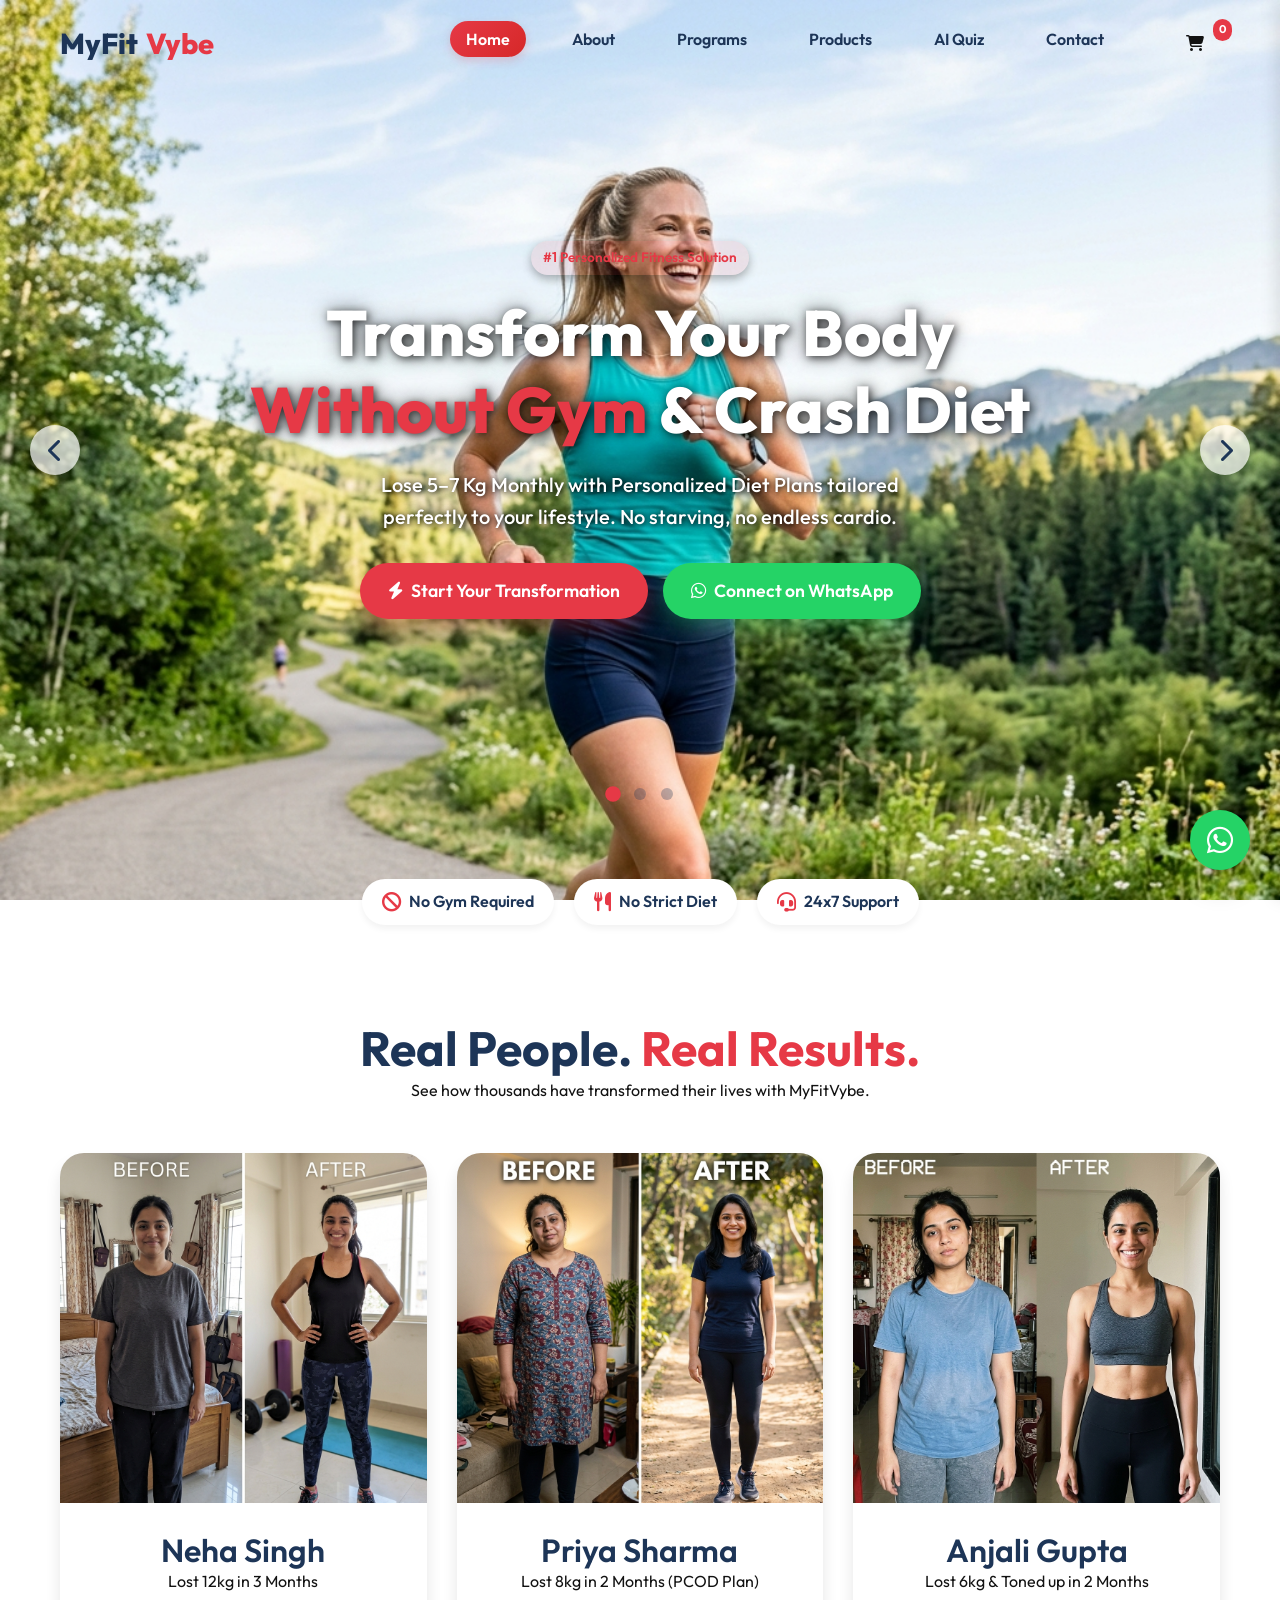
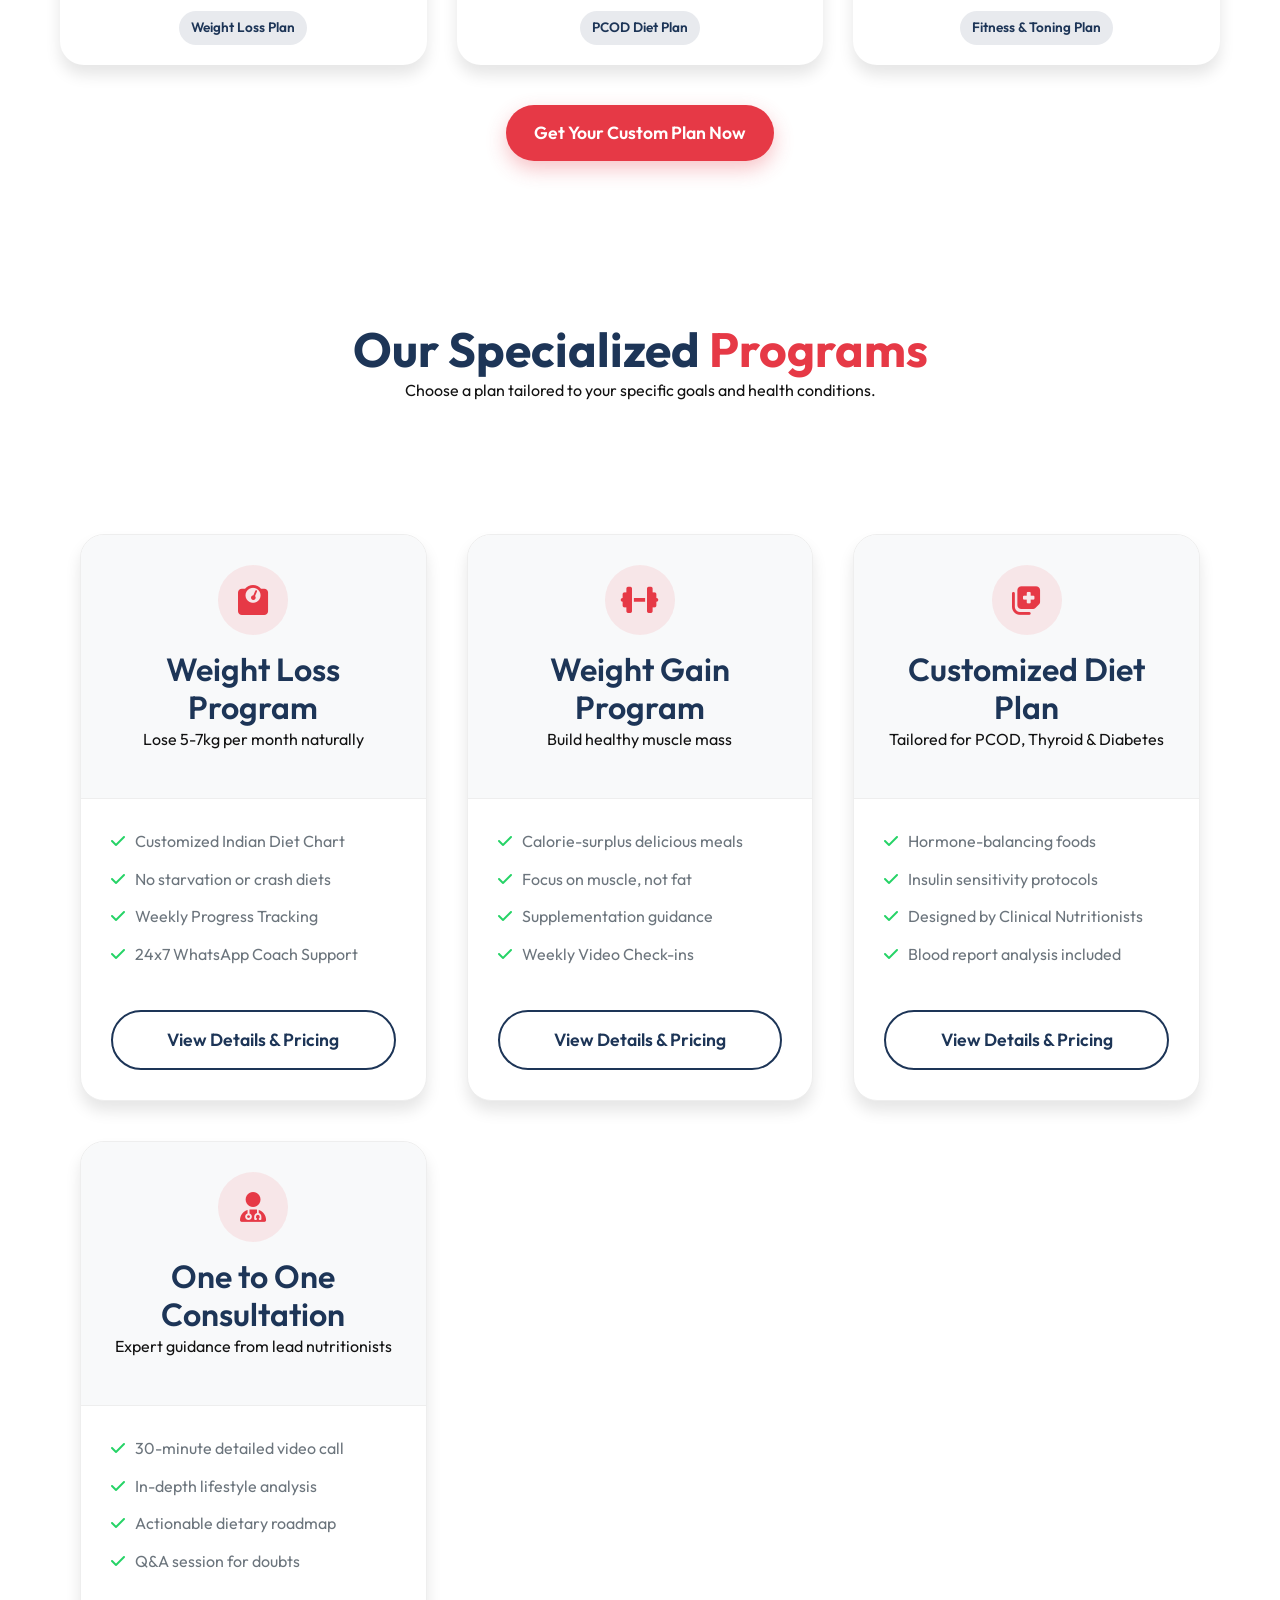
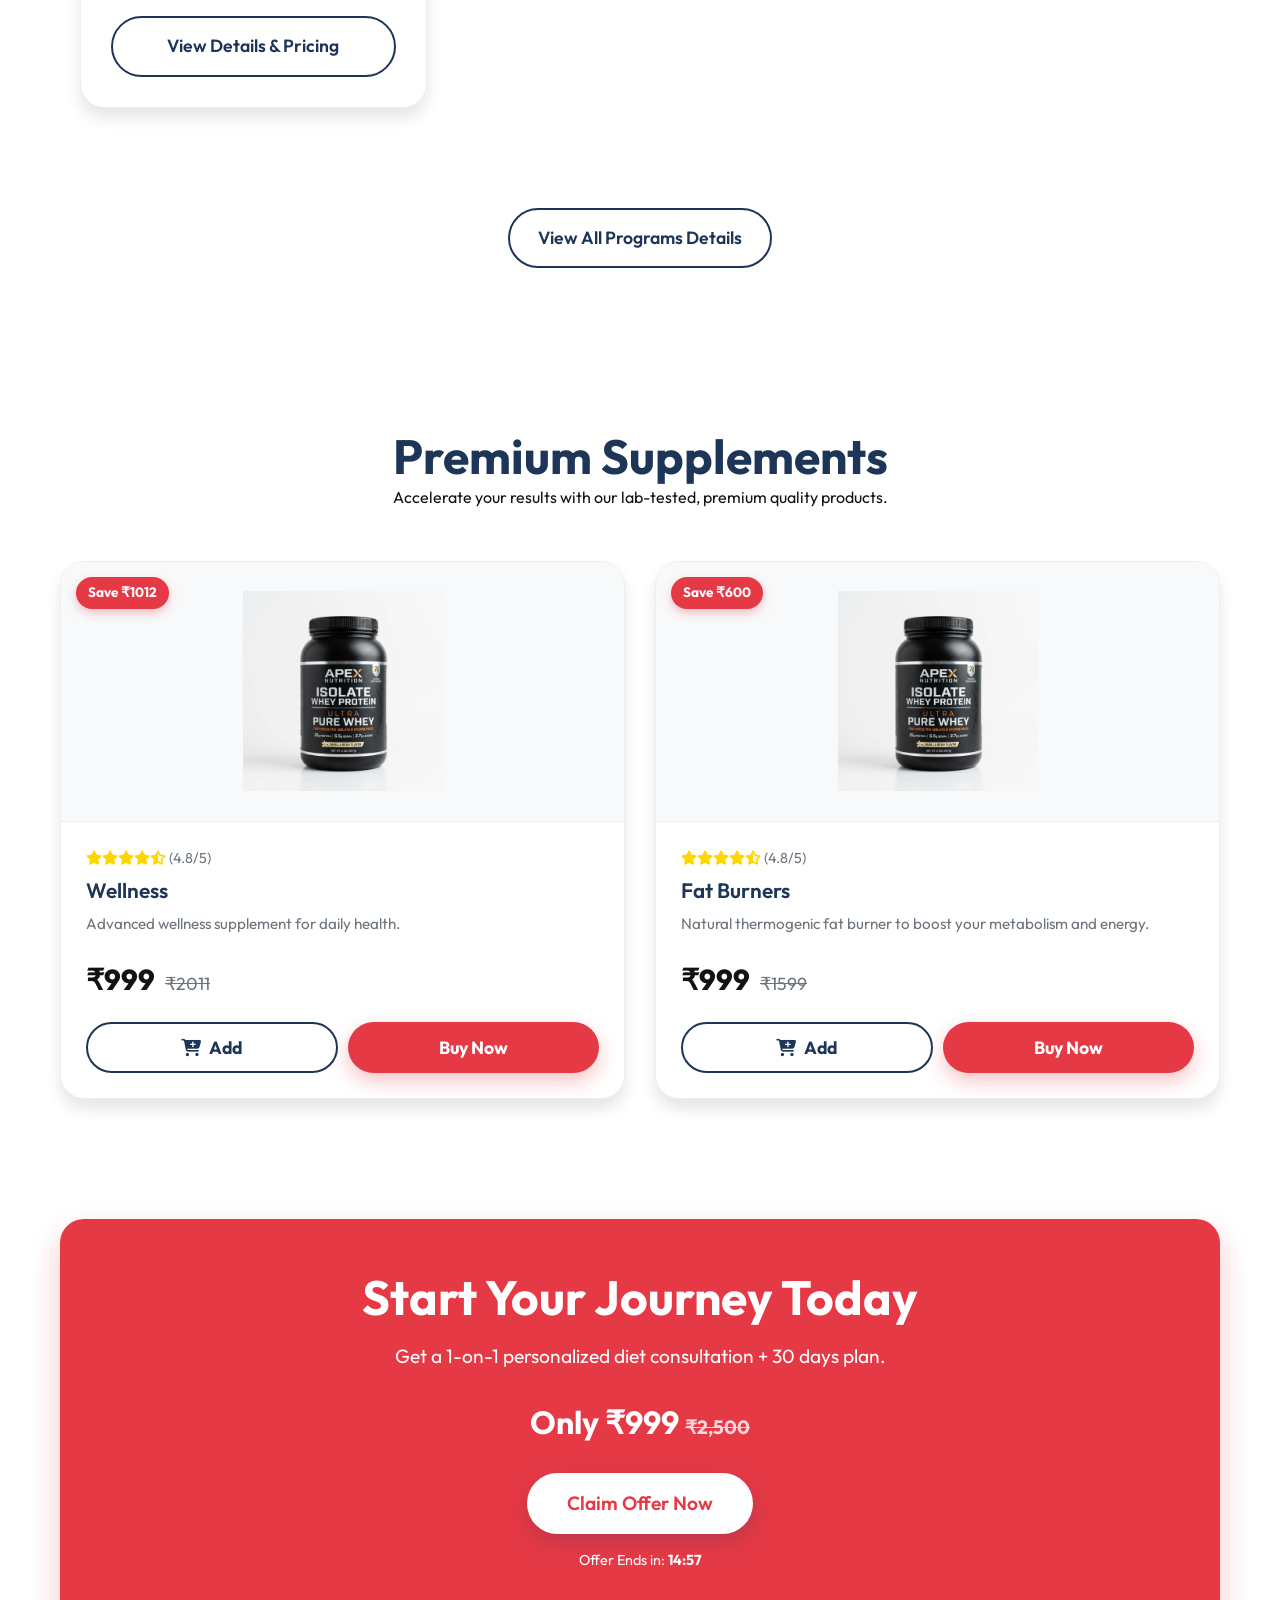
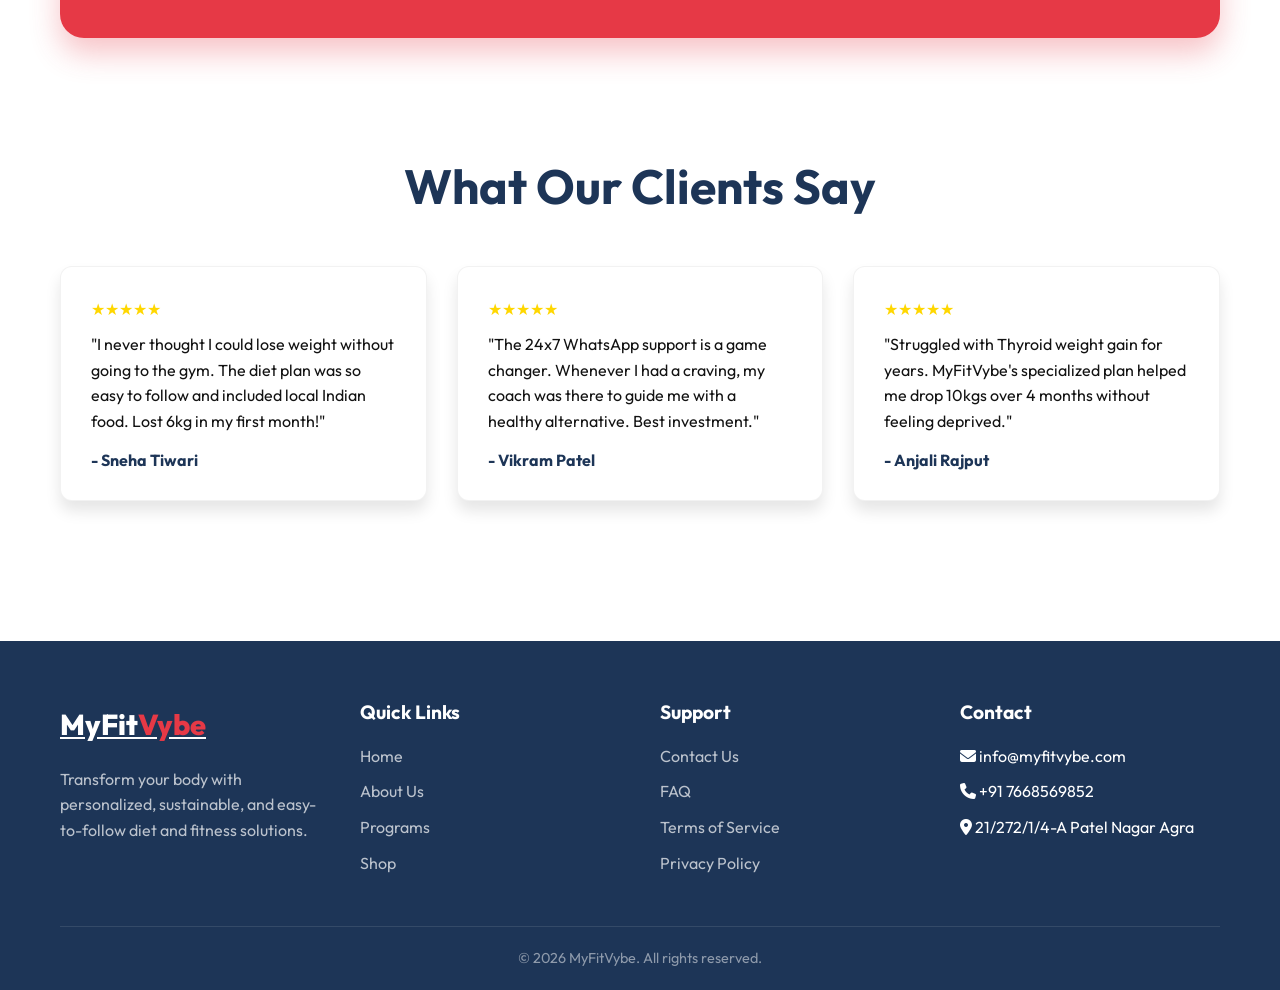
<file: index.html>
<!DOCTYPE html>
<html lang="en">
<head>
    <meta charset="UTF-8">
    <meta name="viewport" content="width=device-width, initial-scale=1.0">
    <title>MyFitVybe - Transform Your Body Without Gym</title>
    <meta name="description" content="Lose 5-7 Kg Monthly with Personalized Diet Plans. No gym, no crash diets. Start your transformation journey today with MyFitVybe.">
    <link rel="stylesheet" href="styles.css">
    <link rel="stylesheet" href="https://cdnjs.cloudflare.com/ajax/libs/font-awesome/6.4.0/css/all.min.css">
    <style>
        .hero {
            padding: 160px 0 100px;
            background: linear-gradient(rgba(255, 255, 255, 0.9), rgba(255, 255, 255, 0.95)), url('assets/hero_bg.png') center/cover;
            text-align: center;
        }
        .hero-title {
            margin-bottom: 20px;
            color: var(--primary-blue);
        }
        .hero-subtitle {
            font-size: 1.25rem;
            color: var(--text-muted);
            max-width: 600px;
            margin: 0 auto 30px;
        }
        .hero-cta {
            display: flex;
            gap: 15px;
            justify-content: center;
            margin-bottom: 40px;
            flex-wrap: wrap;
        }
        .trust-badges {
            display: flex;
            justify-content: center;
            gap: 20px;
            flex-wrap: wrap;
        }
        .trust-badge {
            display: flex;
            align-items: center;
            gap: 8px;
            background: var(--bg-white);
            padding: 10px 20px;
            border-radius: var(--radius-pill);
            box-shadow: var(--shadow-sm);
            font-weight: 600;
            color: var(--primary-blue);
        }
        .trust-badge i {
            color: var(--primary-red);
            font-size: 1.2rem;
        }
        
        .section {
            padding: 80px 0;
        }
        .section-header {
            text-align: center;
            margin-bottom: 50px;
        }
        
        /* Transformations */
        .transform-grid {
            display: grid;
            grid-template-columns: repeat(auto-fit, minmax(300px, 1fr));
            gap: 30px;
        }
        .transform-card {
            border-radius: var(--radius-lg);
            overflow: hidden;
            box-shadow: var(--shadow-md);
            background: var(--bg-white);
        }
        .transform-img {
            width: 100%;
            height: 350px;
            object-fit: cover;
        }
        .transform-info {
            padding: 20px;
            text-align: center;
        }
        
        /* Offer Banner */
        .offer-banner {
            background: var(--primary-red);
            color: white;
            padding: 50px 20px;
            text-align: center;
            border-radius: var(--radius-lg);
            margin: 40px 0;
            box-shadow: 0 15px 30px rgba(230, 57, 70, 0.3);
        }
        .offer-banner h2 {
            color: white;
            margin-bottom: 15px;
        }
        
        /* Testimonials */
        .testimonial-grid {
            display: grid;
            grid-template-columns: repeat(auto-fit, minmax(300px, 1fr));
            gap: 30px;
        }
        .stars {
            color: #FFD700;
            margin-bottom: 10px;
        }
        
        /* Products */
        .product-grid {
            display: grid;
            grid-template-columns: repeat(auto-fit, minmax(280px, 1fr));
            gap: 30px;
        }
        .product-card {
            text-align: center;
            padding: 20px;
        }
        .product-img {
            width: 100%;
            max-width: 250px;
            height: auto;
            border-radius: var(--radius-md);
            margin-bottom: 20px;
        }
        .product-price {
            font-size: 1.5rem;
            font-weight: 700;
            color: var(--primary-red);
            margin: 15px 0;
        }
        .original-price {
            text-decoration: line-through;
            color: var(--text-muted);
            font-size: 1rem;
            margin-left: 10px;
        }
    </style>
</head>
<body>


    <!-- Navigation -->
    <nav class="navbar">
        <div class="container nav-container">
            <a href="index.html" class="logo">MyFit<span>Vybe</span></a>
            <div class="menu-toggle">
                <i class="fas fa-bars"></i>
            </div>
            <ul class="nav-links">
                <li><a href="index.html">Home</a></li>
                <li><a href="about.html">About</a></li>
                <li><a href="services.html">Programs</a></li>
                <li><a href="products.html">Products</a></li>
                <li><a href="quiz.html" class="text-red">AI Quiz</a></li>
                <li><a href="contact.html">Contact</a></li>
            </ul>
        </div>
    </nav>

    <!-- Hero Slider Section -->
    <section class="hero-slider-section" style="position: relative; margin-bottom: 40px;">
        <div class="slider-container">
            <!-- Slide 1 -->
            <div class="slide active" style="background-image: url('assets/slider_1.png'); background-position: center top;">
                <div class="container animate-up">
                    <div class="badge badge-red" style="margin-bottom: 20px; box-shadow: 0 4px 10px rgba(0,0,0,0.3);">#1 Personalized Fitness Solution</div>
                    <h1 class="hero-title" style="color: white; text-shadow: 2px 2px 8px rgba(0,0,0,0.7), 0 0 20px rgba(0,0,0,0.5);">Transform Your Body<br><span style="color: var(--primary-red);">Without Gym</span> & Crash Diet</h1>
                    <p class="hero-subtitle" style="color: white; text-shadow: 1px 1px 5px rgba(0,0,0,0.8), 0 0 10px rgba(0,0,0,0.6); font-weight: 500;">Lose 5–7 Kg Monthly with Personalized Diet Plans tailored perfectly to your lifestyle. No starving, no endless cardio.</p>
                    
                    <div class="hero-cta">
                        <a href="quiz.html" class="btn btn-primary"><i class="fas fa-bolt"></i> Start Your Transformation</a>
                        <a href="https://wa.me/917668569852" target="_blank" class="btn" style="background-color: #25D366; color: white; box-shadow: 0 8px 20px rgba(37, 211, 102, 0.3);"><i class="fab fa-whatsapp"></i> Connect on WhatsApp</a>
                    </div>
                </div>
            </div>
            <!-- Slide 2 -->
            <div class="slide" style="background-image: url('assets/slider_2.png'); background-position: center top;">
                <div class="container">
                    <div class="badge badge-blue" style="margin-bottom: 20px; box-shadow: 0 4px 10px rgba(0,0,0,0.3);">100% Customized For You</div>
                    <h1 class="hero-title" style="color: white; text-shadow: 2px 2px 8px rgba(0,0,0,0.7), 0 0 20px rgba(0,0,0,0.5);">Eat The <span style="color: var(--primary-red);">Foods You Love</span><br>Still Lose Weight Fast</h1>
                    <p class="hero-subtitle" style="color: white; text-shadow: 1px 1px 5px rgba(0,0,0,0.8), 0 0 10px rgba(0,0,0,0.6); font-weight: 500;">Our certified clinical nutritionists create diet plans using local ingredients you already have in your kitchen.</p>
                    
                    <div class="hero-cta">
                        <a href="quiz.html" class="btn btn-primary"><i class="fas fa-list-alt"></i> Get Your Custom Plan</a>
                        <a href="https://wa.me/917668569852" target="_blank" class="btn" style="background-color: #25D366; color: white; box-shadow: 0 8px 20px rgba(37, 211, 102, 0.3);"><i class="fab fa-whatsapp"></i> Connect on WhatsApp</a>
                    </div>
                </div>
            </div>
            <!-- Slide 3 -->
            <div class="slide" style="background-image: url('assets/slider_3.png'); background-position: center top;">
                <div class="container">
                    <div class="badge badge-red" style="margin-bottom: 20px; box-shadow: 0 4px 10px rgba(0,0,0,0.3);">Expert Medical Guidance</div>
                    <h1 class="hero-title" style="color: white; text-shadow: 2px 2px 8px rgba(0,0,0,0.7), 0 0 20px rgba(0,0,0,0.5);">Struggling with <span style="color: var(--primary-red);">PCOD, Thyroid</span><br>or Diabetes?</h1>
                    <p class="hero-subtitle" style="color: white; text-shadow: 1px 1px 5px rgba(0,0,0,0.8), 0 0 10px rgba(0,0,0,0.6); font-weight: 500;">We specialize in clinical nutrition to naturally manage and reverse your symptoms through food.</p>
                    
                    <div class="hero-cta">
                        <a href="contact.html" class="btn btn-primary"><i class="fas fa-calendar-check"></i> Book Free Consultation</a>
                        <a href="https://wa.me/917668569852" target="_blank" class="btn" style="background-color: #25D366; color: white; box-shadow: 0 8px 20px rgba(37, 211, 102, 0.3);"><i class="fab fa-whatsapp"></i> Connect on WhatsApp</a>
                    </div>
                </div>
            </div>

            <!-- Slider Controls -->
            <div class="slider-nav">
                <div class="nav-dot active" onclick="goToSlide(0)"></div>
                <div class="nav-dot" onclick="goToSlide(1)"></div>
                <div class="nav-dot" onclick="goToSlide(2)"></div>
            </div>
            <button class="slider-btn prev" onclick="prevSlide()"><i class="fas fa-chevron-left"></i></button>
            <button class="slider-btn next" onclick="nextSlide()"><i class="fas fa-chevron-right"></i></button>
        </div>
        
        <div class="container">
            <div class="trust-badges" style="position: absolute; bottom: -25px; left: 0; right: 0; z-index: 10; display: flex; justify-content: center;">
                <div class="trust-badge"><i class="fas fa-ban"></i> No Gym Required</div>
                <div class="trust-badge"><i class="fas fa-utensils"></i> No Strict Diet</div>
                <div class="trust-badge"><i class="fas fa-headset"></i> 24x7 Support</div>
            </div>
        </div>
    </section>

    <!-- Real Results (Before/After) -->
    <section class="section bg-light">
        <div class="container">
            <div class="section-header">
                <h2>Real People. <span class="text-red">Real Results.</span></h2>
                <p>See how thousands have transformed their lives with MyFitVybe.</p>
            </div>
            
            <div class="transform-grid">
                <div class="transform-card">
                    <img src="assets/transformation_1.png" alt="Weight Loss Transformation" class="transform-img">
                    <div class="transform-info">
                        <h3>Neha Singh</h3>
                        <p class="text-muted">Lost 12kg in 3 Months</p>
                        <div class="badge badge-blue">Weight Loss Plan</div>
                    </div>
                </div>
                <div class="transform-card">
                    <img src="assets/transformation_2.png" alt="PCOD Transformation" class="transform-img">
                    <div class="transform-info">
                        <h3>Priya Sharma</h3>
                        <p class="text-muted">Lost 8kg in 2 Months (PCOD Plan)</p>
                        <div class="badge badge-blue">PCOD Diet Plan</div>
                    </div>
                </div>
                <div class="transform-card">
                    <img src="assets/transformation_3.png" alt="Fitness Transformation" class="transform-img">
                    <div class="transform-info">
                        <h3>Anjali Gupta</h3>
                        <p class="text-muted">Lost 6kg & Toned up in 2 Months</p>
                        <div class="badge badge-blue">Fitness & Toning Plan</div>
                    </div>
                </div>
            </div>
            <div class="text-center" style="margin-top: 40px;">
                <a href="quiz.html" class="btn btn-primary">Get Your Custom Plan Now</a>
            </div>
        </div>
    </section>

    <!-- Our Programs & Services -->
    <section class="section">
        <div class="container">
            <div class="section-header">
                <h2>Our Specialized <span class="text-red">Programs</span></h2>
                <p>Choose a plan tailored to your specific goals and health conditions.</p>
            </div>
            
            <div class="programs-grid dynamic-service-grid">
                <!-- Services will be injected here dynamically by data-service.js -->
            </div>
            
            <div class="text-center" style="margin-top: 20px;">
                <a href="services.html" class="btn btn-outline">View All Programs Details</a>
            </div>
        </div>
    </section>

    <!-- Featured Products -->
    <section class="section">
        <div class="container">
            <div class="section-header">
                <h2>Premium Supplements</h2>
                <p>Accelerate your results with our lab-tested, premium quality products.</p>
            </div>
            
            <div class="product-grid dynamic-product-grid">
                <!-- Products will be injected here dynamically by data-service.js -->
            </div>
        </div>
    </section>

    <!-- Limited Time Offer -->
    <section class="container">
        <div class="offer-banner">
            <h2>Start Your Journey Today</h2>
            <p style="font-size: 1.2rem; margin-bottom: 25px;">Get a 1-on-1 personalized diet consultation + 30 days plan.</p>
            <div style="font-size: 2rem; font-weight: bold; margin-bottom: 25px;">
                Only ₹999 <span style="text-decoration: line-through; font-size: 1.2rem; opacity: 0.8;">₹2,500</span>
            </div>
            <a href="quiz.html" class="btn btn-secondary" style="background: white; color: var(--primary-red); font-size: 1.2rem; padding: 15px 40px;">Claim Offer Now</a>
            <p style="margin-top: 15px; font-size: 0.9rem;">Offer Ends in: <strong class="countdown">15:00</strong></p>
        </div>
    </section>

    <!-- Testimonials -->
    <section class="section bg-light">
        <div class="container">
            <div class="section-header">
                <h2>What Our Clients Say</h2>
            </div>
            
            <div class="testimonial-grid">
                <div class="card animate-up">
                    <div class="stars">★★★★★</div>
                    <p>"I never thought I could lose weight without going to the gym. The diet plan was so easy to follow and included local Indian food. Lost 6kg in my first month!"</p>
                    <h4>- Sneha Tiwari</h4>
                </div>
                <div class="card animate-up" style="animation-delay: 0.2s;">
                    <div class="stars">★★★★★</div>
                    <p>"The 24x7 WhatsApp support is a game changer. Whenever I had a craving, my coach was there to guide me with a healthy alternative. Best investment."</p>
                    <h4>- Vikram Patel</h4>
                </div>
                <div class="card animate-up" style="animation-delay: 0.4s;">
                    <div class="stars">★★★★★</div>
                    <p>"Struggled with Thyroid weight gain for years. MyFitVybe's specialized plan helped me drop 10kgs over 4 months without feeling deprived."</p>
                    <h4>- Anjali Rajput</h4>
                </div>
            </div>
        </div>
    </section>

    <!-- Footer -->
    <footer>
        <div class="container">
            <div class="footer-grid">
                <div>
                    <a href="index.html" class="footer-logo">MyFit<span>Vybe</span></a>
                    <p style="color: rgba(255,255,255,0.7);">Transform your body with personalized, sustainable, and easy-to-follow diet and fitness solutions.</p>
                </div>
                <div class="footer-links">
                    <h4>Quick Links</h4>
                    <ul>
                        <li><a href="index.html">Home</a></li>
                        <li><a href="about.html">About Us</a></li>
                        <li><a href="services.html">Programs</a></li>
                        <li><a href="products.html">Shop</a></li>
                    </ul>
                </div>
                <div class="footer-links">
                    <h4>Support</h4>
                    <ul>
                        <li><a href="contact.html">Contact Us</a></li>
                        <li><a href="#">FAQ</a></li>
                        <li><a href="#">Terms of Service</a></li>
                        <li><a href="#">Privacy Policy</a></li>
                    </ul>
                </div>
                <div class="footer-links">
                    <h4>Contact</h4>
                    <ul>
                        <li><i class="fas fa-envelope"></i> info@myfitvybe.com</li>
                        <li><i class="fas fa-phone"></i> +91 7668569852</li>
                        <li><i class="fas fa-map-marker-alt"></i> 21/272/1/4-A Patel Nagar Agra</li>
                    </ul>
                </div>
            </div>
            <div class="footer-bottom">
                &copy; 2026 MyFitVybe. All rights reserved.
            </div>
        </div>
    </footer>

    <!-- Floating WhatsApp -->
    <a href="https://wa.me/917668569852" target="_blank" class="whatsapp-float">
        <i class="fab fa-whatsapp"></i>
    </a>

    <!-- Exit Intent Popup -->
    <div class="popup-overlay" id="exitPopup">
        <div class="popup-content">
            <span class="close-popup">&times;</span>
            <div class="badge badge-red" style="margin-bottom: 15px;">WAIT! Don't Leave Just Yet</div>
            <h2 style="margin-bottom: 15px;">Get an EXTRA 10% OFF!</h2>
            <p style="margin-bottom: 25px;">Book your free consultation now and we'll apply an extra 10% discount on any program you choose.</p>
            <a href="contact.html" class="btn btn-primary" style="width: 100%; margin-bottom: 15px;">Claim My Discount</a>
            <a href="#" class="text-muted" onclick="document.getElementById('exitPopup').classList.remove('active'); return false;" style="text-decoration: underline; font-size: 0.9rem;">No thanks, I don't want to lose weight</a>
        </div>
    </div>

    <script src="script.js?v=2"></script>
    <script src="data-service.js?v=2"></script>
</body>
</html>
</file>
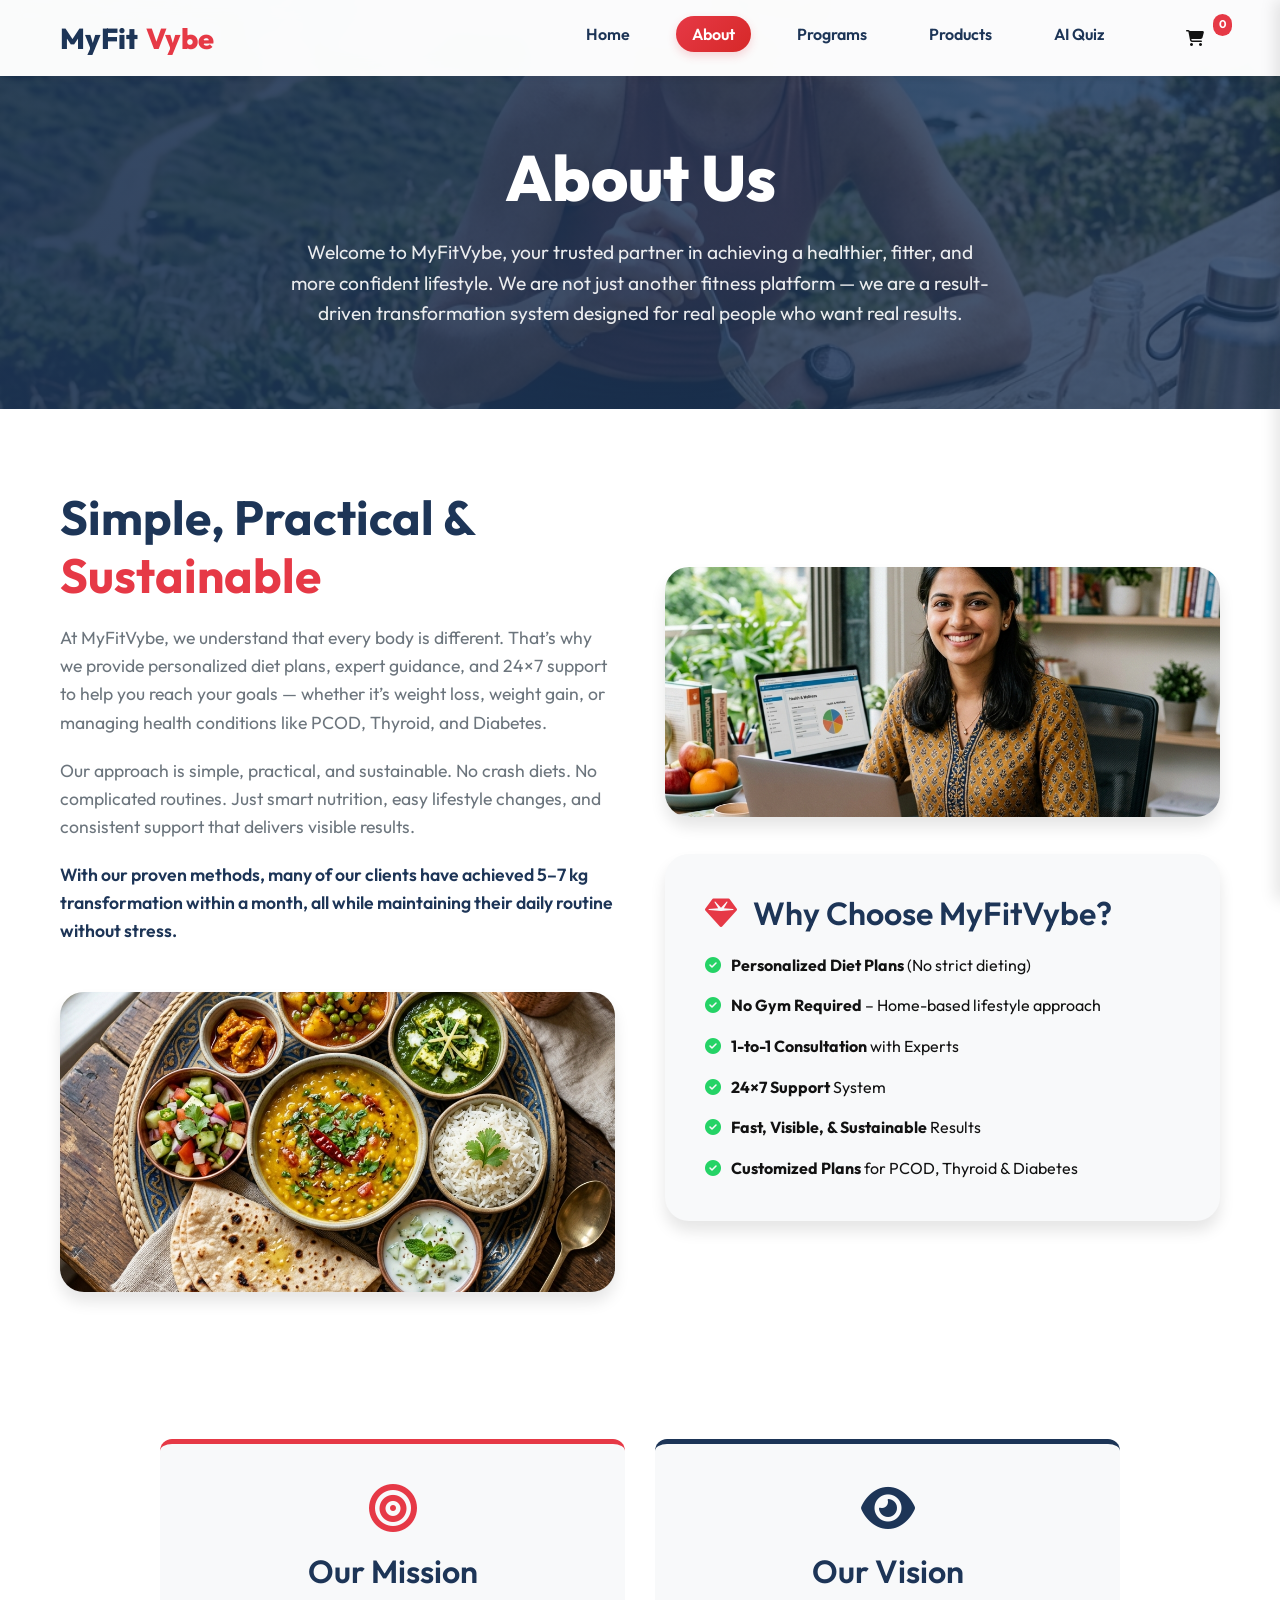
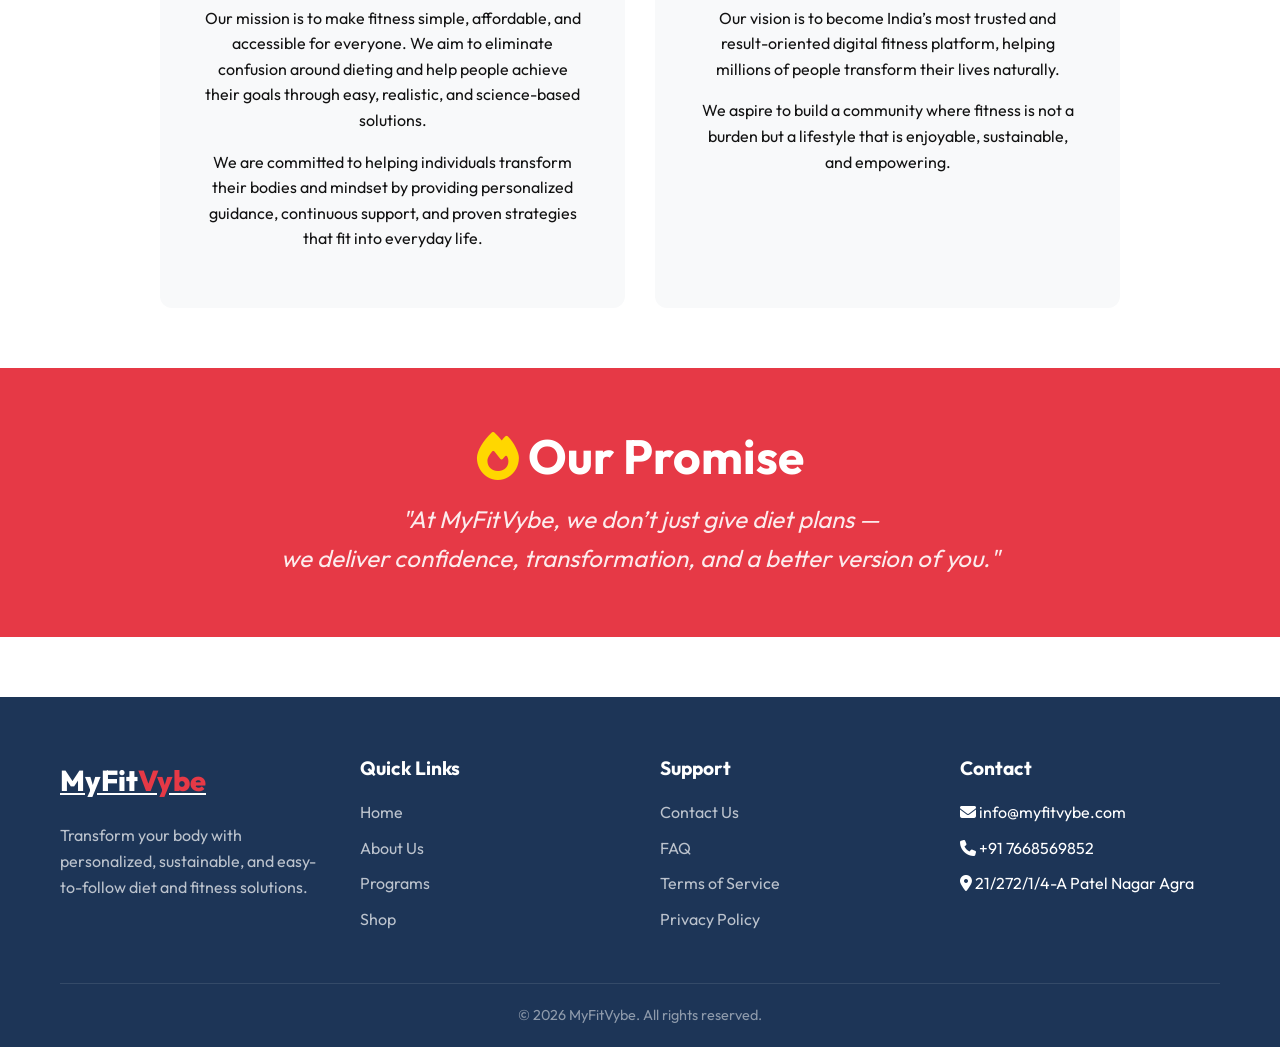
<file: about.html>
<!DOCTYPE html>
<html lang="en">
<head>
    <meta charset="UTF-8">
    <meta name="viewport" content="width=device-width, initial-scale=1.0">
    <title>About Us | MyFitVybe</title>
    <meta name="description" content="MyFitVybe is a result-driven transformation system designed for real people. No extreme diets or exhausting workouts.">
    <meta name="keywords" content="Fitness transformation program, weight loss without gym, diet plan for weight loss India, personalized diet plan, weight gain program, PCOD diet plan, thyroid diet plan, online fitness consultation, easy weight loss program.">
    <link rel="stylesheet" href="styles.css">
    <link rel="stylesheet" href="https://cdnjs.cloudflare.com/ajax/libs/font-awesome/6.4.0/css/all.min.css">
    <style>
        .about-hero {
            padding: 140px 20px 80px;
            text-align: center;
            background: linear-gradient(to right, rgba(29, 53, 87, 0.9), rgba(29, 53, 87, 0.8)), url('assets/hero_bg.png') center/cover;
            color: white;
        }
        .about-hero h1 { color: white; margin-bottom: 20px; }
        .about-hero p { max-width: 700px; margin: 0 auto; font-size: 1.2rem; opacity: 0.9; }

        .story-section {
            padding: 80px 20px;
            display: grid;
            grid-template-columns: 1fr 1fr;
            gap: 50px;
            align-items: center;
            max-width: 1200px;
            margin: 0 auto;
        }
        @media (max-width: 768px) {
            .story-section { grid-template-columns: 1fr; }
        }

        .story-img {
            width: 100%;
            border-radius: var(--radius-lg);
            box-shadow: var(--shadow-lg);
        }

        .mission-vision {
            display: grid;
            grid-template-columns: 1fr 1fr;
            gap: 30px;
            max-width: 1000px;
            margin: 60px auto;
            padding: 0 20px;
        }
        @media (max-width: 768px) {
            .mission-vision { grid-template-columns: 1fr; }
        }

        .mv-card {
            background: var(--bg-light);
            padding: 40px;
            border-radius: var(--radius-md);
            text-align: center;
            border-top: 5px solid var(--primary-red);
        }
        .mv-card.vision { border-top-color: var(--primary-blue); }
        
        .mv-icon {
            font-size: 3rem;
            color: var(--primary-red);
            margin-bottom: 20px;
        }
        .mv-card.vision .mv-icon { color: var(--primary-blue); }

        .stat-banner {
            background: var(--primary-red);
            color: white;
            padding: 60px 20px;
            display: flex;
            justify-content: center;
            gap: 60px;
            text-align: center;
            flex-wrap: wrap;
        }
        .stat-item h3 { font-size: 3rem; color: white; margin-bottom: 5px; }
        .stat-item p { font-size: 1.1rem; font-weight: 500; opacity: 0.9; }

    </style>
</head>
<body>

    <!-- Navigation -->
    <nav class="navbar solid">
        <div class="container nav-container">
            <a href="index.html" class="logo">MyFit<span>Vybe</span></a>
            <div class="menu-toggle">
                <i class="fas fa-bars"></i>
            </div>
            <ul class="nav-links">
                <li><a href="index.html">Home</a></li>
                <li><a href="about.html" class="active">About</a></li>
                <li><a href="services.html">Programs</a></li>
                <li><a href="products.html">Products</a></li>
                <li><a href="quiz.html" class="text-red">AI Quiz</a></li>
            </ul>
        </div>
    </nav>

    <div class="about-hero">
        <div class="container animate-up">
            <h1>About Us</h1>
            <p>Welcome to MyFitVybe, your trusted partner in achieving a healthier, fitter, and more confident lifestyle. We are not just another fitness platform — we are a result-driven transformation system designed for real people who want real results.</p>
        </div>
    </div>

    <section class="story-section">
        <div class="animate-up">
            <h2 style="margin-bottom: 20px;">Simple, Practical & <span class="text-red">Sustainable</span></h2>
            <p style="font-size: 1.1rem; color: var(--text-muted); margin-bottom: 20px;">
                At MyFitVybe, we understand that every body is different. That’s why we provide personalized diet plans, expert guidance, and 24×7 support to help you reach your goals — whether it’s weight loss, weight gain, or managing health conditions like PCOD, Thyroid, and Diabetes.
            </p>
            <p style="font-size: 1.1rem; color: var(--text-muted); margin-bottom: 20px;">
                Our approach is simple, practical, and sustainable. No crash diets. No complicated routines. Just smart nutrition, easy lifestyle changes, and consistent support that delivers visible results.
            </p>
            <p style="font-size: 1.1rem; font-weight: 600; color: var(--primary-blue);">
                With our proven methods, many of our clients have achieved 5–7 kg transformation within a month, all while maintaining their daily routine without stress.
            </p>
            <img src="assets/about_nutrition.png" alt="Healthy Indian Diet" style="width: 100%; height: 300px; object-fit: cover; border-radius: var(--radius-lg); margin-top: 30px; box-shadow: var(--shadow-md);">
        </div>
        <div class="animate-up" style="animation-delay: 0.2s;">
            <img src="assets/about_coach.png" alt="Expert Fitness Consultation" style="width: 100%; height: 250px; object-fit: cover; border-radius: var(--radius-lg); margin-bottom: 30px; box-shadow: var(--shadow-md);">
            <div style="background: var(--bg-light); padding: 40px; border-radius: var(--radius-lg); box-shadow: var(--shadow-md);">
                <h3 style="margin-bottom: 20px; color: var(--primary-blue);"><i class="fas fa-gem" style="color: var(--primary-red); margin-right: 10px;"></i> Why Choose MyFitVybe?</h3>
                <ul style="list-style: none; padding: 0;">
                    <li style="margin-bottom: 15px; display: flex; align-items: flex-start; gap: 10px;"><i class="fas fa-check-circle" style="color: #25D366; margin-top: 4px;"></i> <span><strong>Personalized Diet Plans</strong> (No strict dieting)</span></li>
                    <li style="margin-bottom: 15px; display: flex; align-items: flex-start; gap: 10px;"><i class="fas fa-check-circle" style="color: #25D366; margin-top: 4px;"></i> <span><strong>No Gym Required</strong> – Home-based lifestyle approach</span></li>
                    <li style="margin-bottom: 15px; display: flex; align-items: flex-start; gap: 10px;"><i class="fas fa-check-circle" style="color: #25D366; margin-top: 4px;"></i> <span><strong>1-to-1 Consultation</strong> with Experts</span></li>
                    <li style="margin-bottom: 15px; display: flex; align-items: flex-start; gap: 10px;"><i class="fas fa-check-circle" style="color: #25D366; margin-top: 4px;"></i> <span><strong>24×7 Support</strong> System</span></li>
                    <li style="margin-bottom: 15px; display: flex; align-items: flex-start; gap: 10px;"><i class="fas fa-check-circle" style="color: #25D366; margin-top: 4px;"></i> <span><strong>Fast, Visible, & Sustainable</strong> Results</span></li>
                    <li style="display: flex; align-items: flex-start; gap: 10px;"><i class="fas fa-check-circle" style="color: #25D366; margin-top: 4px;"></i> <span><strong>Customized Plans</strong> for PCOD, Thyroid & Diabetes</span></li>
                </ul>
            </div>
        </div>
    </section>

    <section class="mission-vision">
        <div class="mv-card animate-up">
            <i class="fas fa-bullseye mv-icon"></i>
            <h3>Our Mission</h3>
            <p class="text-muted" style="margin-top: 15px;">Our mission is to make fitness simple, affordable, and accessible for everyone. We aim to eliminate confusion around dieting and help people achieve their goals through easy, realistic, and science-based solutions.</p>
            <p class="text-muted" style="margin-top: 10px;">We are committed to helping individuals transform their bodies and mindset by providing personalized guidance, continuous support, and proven strategies that fit into everyday life.</p>
        </div>
        <div class="mv-card vision animate-up" style="animation-delay: 0.2s;">
            <i class="fas fa-eye mv-icon"></i>
            <h3>Our Vision</h3>
            <p class="text-muted" style="margin-top: 15px;">Our vision is to become India’s most trusted and result-oriented digital fitness platform, helping millions of people transform their lives naturally.</p>
            <p class="text-muted" style="margin-top: 10px;">We aspire to build a community where fitness is not a burden but a lifestyle that is enjoyable, sustainable, and empowering.</p>
        </div>
    </section>

    <div class="stat-banner animate-up">
        <div class="container text-center">
            <h2 style="color: white; margin-bottom: 15px;"><i class="fas fa-fire" style="color: #FFD700;"></i> Our Promise</h2>
            <p style="font-size: 1.5rem; max-width: 800px; margin: 0 auto; font-style: italic; opacity: 0.9;">
                "At MyFitVybe, we don’t just give diet plans —<br>we deliver confidence, transformation, and a better version of you."
            </p>
        </div>
    </div>

    <!-- Footer -->
    <footer>
        <div class="container">
            <div class="footer-grid">
                <div>
                    <a href="index.html" class="footer-logo">MyFit<span>Vybe</span></a>
                    <p style="color: rgba(255,255,255,0.7);">Transform your body with personalized, sustainable, and easy-to-follow diet and fitness solutions.</p>
                </div>
                <div class="footer-links">
                    <h4>Quick Links</h4>
                    <ul>
                        <li><a href="index.html">Home</a></li>
                        <li><a href="about.html">About Us</a></li>
                        <li><a href="services.html">Programs</a></li>
                        <li><a href="products.html">Shop</a></li>
                    </ul>
                </div>
                <div class="footer-links">
                    <h4>Support</h4>
                    <ul>
                        <li><a href="contact.html">Contact Us</a></li>
                        <li><a href="#">FAQ</a></li>
                        <li><a href="#">Terms of Service</a></li>
                        <li><a href="#">Privacy Policy</a></li>
                    </ul>
                </div>
                <div class="footer-links">
                    <h4>Contact</h4>
                    <ul>
                        <li><i class="fas fa-envelope"></i> info@myfitvybe.com</li>
                        <li><i class="fas fa-phone"></i> +91 7668569852</li>
                        <li><i class="fas fa-map-marker-alt"></i> 21/272/1/4-A Patel Nagar Agra</li>
                    </ul>
                </div>
            </div>
            <div class="footer-bottom">
                &copy; 2026 MyFitVybe. All rights reserved.
            </div>
        </div>
    </footer>

    <script src="script.js"></script>
</body>
</html>
</file>
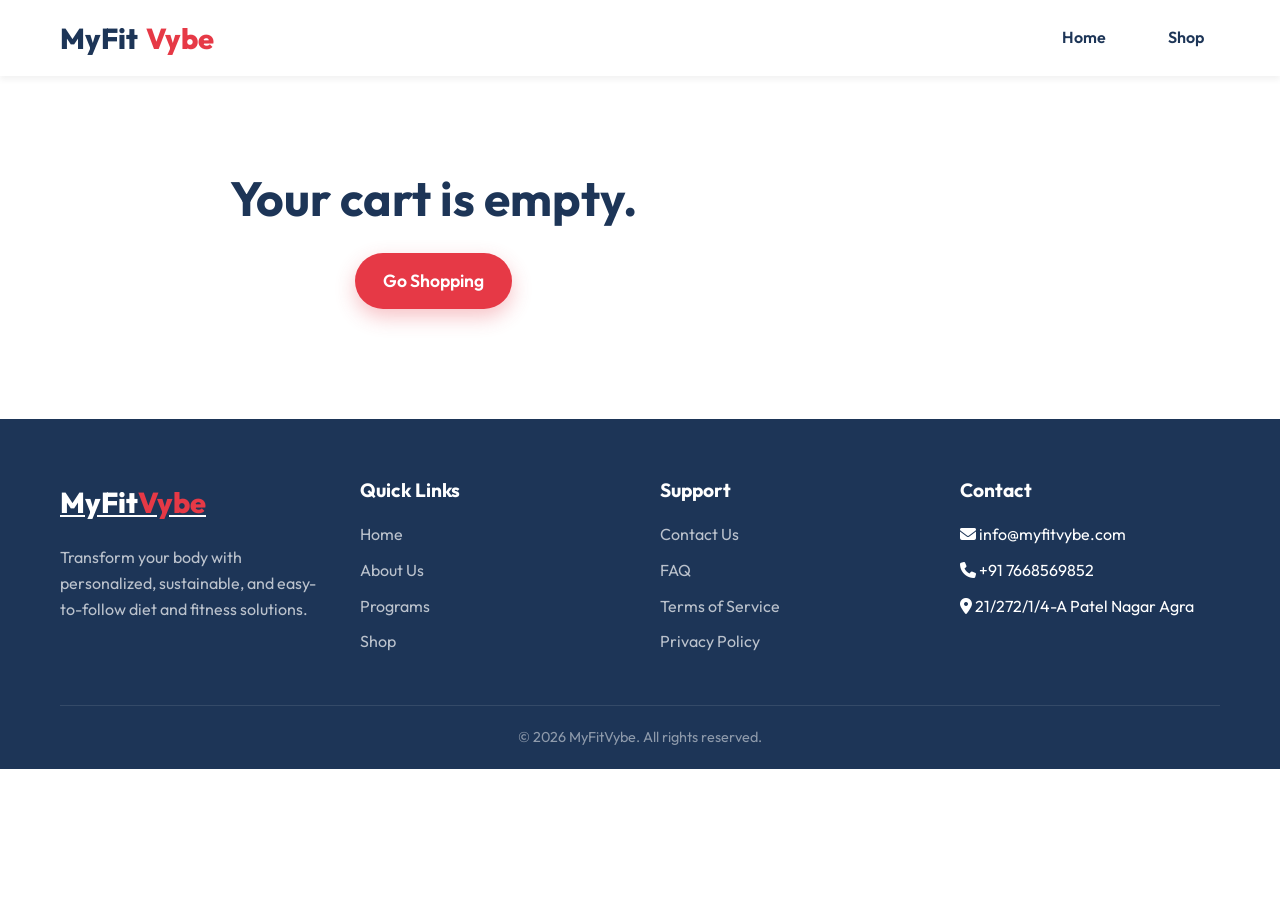
<file: checkout.html>
<!DOCTYPE html>
<html lang="en">
<head>
    <meta charset="UTF-8">
    <meta name="viewport" content="width=device-width, initial-scale=1.0">
    <title>Checkout | MyFitVybe</title>
    <link rel="stylesheet" href="styles.css">
    <link rel="stylesheet" href="https://cdnjs.cloudflare.com/ajax/libs/font-awesome/6.4.0/css/all.min.css">
    <style>
        .checkout-container {
            max-width: 1200px;
            margin: 120px auto 60px;
            padding: 0 20px;
            display: grid;
            grid-template-columns: 2fr 1fr;
            gap: 40px;
        }

        @media (max-width: 768px) {
            .checkout-container {
                grid-template-columns: 1fr;
            }
        }

        .checkout-section {
            background: white;
            padding: 30px;
            border-radius: var(--radius-lg);
            box-shadow: var(--shadow-sm);
            margin-bottom: 30px;
        }

        .checkout-section h2 {
            margin-bottom: 20px;
            padding-bottom: 15px;
            border-bottom: 1px solid #eee;
            color: var(--primary-blue);
        }

        .form-row {
            display: grid;
            grid-template-columns: 1fr 1fr;
            gap: 20px;
        }
        @media (max-width: 500px) { .form-row { grid-template-columns: 1fr; } }

        .form-group {
            margin-bottom: 20px;
        }
        .form-group label {
            display: block;
            margin-bottom: 8px;
            font-weight: 500;
            color: var(--text-dark);
        }
        .form-control {
            width: 100%;
            padding: 12px 15px;
            border: 1px solid #ddd;
            border-radius: var(--radius-md);
            font-family: inherit;
        }

        /* Order Summary */
        .summary-item {
            display: flex;
            justify-content: space-between;
            align-items: center;
            margin-bottom: 15px;
            padding-bottom: 15px;
            border-bottom: 1px solid #eee;
        }
        .summary-item img {
            width: 50px; height: 50px; object-fit: contain; border-radius: 5px; border: 1px solid #eee;
        }
        .summary-details { flex: 1; margin: 0 15px; }
        .summary-price { font-weight: bold; }

        .totals-row { display: flex; justify-content: space-between; margin-bottom: 10px; color: var(--text-muted); }
        .grand-total { display: flex; justify-content: space-between; font-size: 1.5rem; font-weight: 800; color: var(--primary-blue); margin-top: 20px; padding-top: 20px; border-top: 2px solid #eee; }

        /* Payment Methods */
        .payment-method {
            display: flex;
            align-items: center;
            gap: 15px;
            padding: 15px;
            border: 2px solid #ddd;
            border-radius: var(--radius-sm);
            margin-bottom: 10px;
            cursor: pointer;
            transition: var(--transition);
        }
        .payment-method:hover { border-color: var(--primary-blue); }
        .payment-method.active { border-color: var(--primary-red); background: rgba(230, 57, 70, 0.05); }
        .payment-method input { transform: scale(1.5); accent-color: var(--primary-red); }

        .empty-cart-msg { text-align: center; padding: 50px; }
    </style>
</head>
<body>

    <!-- Navigation -->
    <nav class="navbar solid">
        <div class="container nav-container">
            <a href="index.html" class="logo">MyFit<span>Vybe</span></a>
            <div class="menu-toggle">
                <i class="fas fa-bars"></i>
            </div>
            <ul class="nav-links">
                <li><a href="index.html">Home</a></li>
                <li><a href="products.html">Shop</a></li>
            </ul>
        </div>
    </nav>

    <div class="checkout-container" id="checkoutContainer">
        
        <!-- Left Column: Forms -->
        <div>
            <form id="checkoutForm">
                <div class="checkout-section">
                    <h2><i class="fas fa-map-marker-alt"></i> Delivery Details</h2>
                    
                    <div class="form-row">
                        <div class="form-group">
                            <label>First Name</label>
                            <input type="text" id="c_fname" class="form-control" required>
                        </div>
                        <div class="form-group">
                            <label>Last Name</label>
                            <input type="text" id="c_lname" class="form-control" required>
                        </div>
                    </div>
                    <div class="form-row">
                        <div class="form-group">
                            <label>Email Address</label>
                            <input type="email" id="c_email" class="form-control" required>
                        </div>
                        <div class="form-group">
                            <label>Phone Number</label>
                            <input type="tel" id="c_phone" class="form-control" required>
                        </div>
                    </div>
                    <div class="form-group">
                        <label>Full Address</label>
                        <input type="text" id="c_address" class="form-control" placeholder="Street Address, Appt/Suite" required>
                    </div>
                    <div class="form-row">
                        <div class="form-group">
                            <label>City</label>
                            <input type="text" id="c_city" class="form-control" required>
                        </div>
                        <div class="form-group">
                            <label>PIN Code</label>
                            <input type="text" id="c_pin" class="form-control" required>
                        </div>
                    </div>
                </div>

                <div class="checkout-section">
                    <h2><i class="fas fa-credit-card"></i> Payment Method</h2>
                    
                    <label class="payment-method active" onclick="selectPayment('cod')">
                        <input type="radio" name="payment_method" value="cod" checked>
                        <div>
                            <strong>Cash on Delivery (COD)</strong>
                            <div class="text-muted" style="font-size: 0.9rem;">Pay when your order arrives.</div>
                        </div>
                    </label>

                    <label class="payment-method" onclick="selectPayment('online')">
                        <input type="radio" name="payment_method" value="online">
                        <div>
                            <strong>Pay Online (UPI, Card, Netbanking)</strong>
                            <div class="text-muted" style="font-size: 0.9rem;">Secure online payment.</div>
                        </div>
                    </label>
                </div>

                <button type="submit" class="btn btn-primary" style="width: 100%; padding: 20px; font-size: 1.2rem;" id="placeOrderBtn">
                    Place Order & Pay on Delivery
                </button>
            </form>
        </div>

        <!-- Right Column: Order Summary -->
        <div>
            <div class="checkout-section" style="position: sticky; top: 100px;">
                <h2>Order Summary</h2>
                <div id="checkoutItems"></div>
                
                <div style="margin-top: 20px;">
                    <div class="totals-row"><span>Subtotal:</span> <span id="chkSubtotal">₹0</span></div>
                    <div class="totals-row"><span>Shipping:</span> <span style="color: #25D366;">FREE</span></div>
                    <div class="grand-total"><span>Total:</span> <span id="chkTotal">₹0</span></div>
                </div>
            </div>
        </div>

    </div>

    <!-- Footer -->
    <footer>
        <div class="container">
            <div class="footer-grid">
                <div>
                    <a href="index.html" class="footer-logo">MyFit<span>Vybe</span></a>
                    <p style="color: rgba(255,255,255,0.7);">Transform your body with personalized, sustainable, and easy-to-follow diet and fitness solutions.</p>
                </div>
                <div class="footer-links">
                    <h4>Quick Links</h4>
                    <ul>
                        <li><a href="index.html">Home</a></li>
                        <li><a href="about.html">About Us</a></li>
                        <li><a href="services.html">Programs</a></li>
                        <li><a href="products.html">Shop</a></li>
                    </ul>
                </div>
                <div class="footer-links">
                    <h4>Support</h4>
                    <ul>
                        <li><a href="contact.html">Contact Us</a></li>
                        <li><a href="#">FAQ</a></li>
                        <li><a href="#">Terms of Service</a></li>
                        <li><a href="#">Privacy Policy</a></li>
                    </ul>
                </div>
                <div class="footer-links">
                    <h4>Contact</h4>
                    <ul>
                        <li><i class="fas fa-envelope"></i> info@myfitvybe.com</li>
                        <li><i class="fas fa-phone"></i> +91 7668569852</li>
                        <li><i class="fas fa-map-marker-alt"></i> 21/272/1/4-A Patel Nagar Agra</li>
                    </ul>
                </div>
            </div>
            <div class="footer-bottom">
                &copy; 2026 MyFitVybe. All rights reserved.
            </div>
        </div>
    </footer>

    <!-- Success Modal -->
    <div id="successModal" style="display:none; position:fixed; top:0; left:0; width:100%; height:100%; background:rgba(0,0,0,0.8); z-index:9999; align-items:center; justify-content:center;">
        <div style="background:white; padding:50px; border-radius:20px; text-align:center; max-width:500px;">
            <i class="fas fa-check-circle" style="font-size:5rem; color:#25D366; margin-bottom:20px;"></i>
            <h2 style="margin-bottom:15px;">Order Placed Successfully!</h2>
            <p class="text-muted" style="margin-bottom:30px;">Thank you for shopping with MyFitVybe. We will contact you shortly with shipping details.</p>
            <a href="index.html" class="btn btn-primary">Return to Home</a>
        </div>
    </div>

    <script>
        let currentPaymentMethod = 'cod';
        let cartTotal = 0;
        let cartData = [];

        function selectPayment(method) {
            currentPaymentMethod = method;
            document.querySelectorAll('.payment-method').forEach(el => el.classList.remove('active'));
            event.currentTarget.classList.add('active');
            
            const btn = document.getElementById('placeOrderBtn');
            if (method === 'online') {
                btn.textContent = 'Proceed to Payment';
            } else {
                btn.textContent = 'Place Order & Pay on Delivery';
            }
        }

        function renderCheckoutSummary() {
            cartData = JSON.parse(localStorage.getItem('cart')) || [];
            if(cartData.length === 0) {
                document.getElementById('checkoutContainer').innerHTML = '<div class="empty-cart-msg"><h2>Your cart is empty.</h2><br><a href="products.html" class="btn btn-primary">Go Shopping</a></div>';
                return;
            }

            const container = document.getElementById('checkoutItems');
            cartTotal = 0;
            container.innerHTML = cartData.map(item => {
                cartTotal += (item.price * item.qty);
                return `
                <div class="summary-item">
                    <img src="${item.img}">
                    <div class="summary-details">
                        <div style="font-weight:bold;">${item.name}</div>
                        <div class="text-muted">Qty: ${item.qty}</div>
                    </div>
                    <div class="summary-price">₹${(item.price * item.qty).toLocaleString()}</div>
                </div>
                `;
            }).join('');

            document.getElementById('chkSubtotal').textContent = '₹' + cartTotal.toLocaleString();
            document.getElementById('chkTotal').textContent = '₹' + cartTotal.toLocaleString();
        }

        document.getElementById('checkoutForm').addEventListener('submit', (e) => {
            e.preventDefault();

            // Admin Settings (MockDB)
            const settings = JSON.parse(localStorage.getItem('settings')) || { paymentLink: 'https://rzp.io/l/demo' };

            const order = {
                id: 'ORD' + Date.now(),
                date: new Date().toLocaleString(),
                customer: {
                    name: document.getElementById('c_fname').value + ' ' + document.getElementById('c_lname').value,
                    email: document.getElementById('c_email').value,
                    phone: document.getElementById('c_phone').value,
                    address: document.getElementById('c_address').value + ', ' + document.getElementById('c_city').value + ' - ' + document.getElementById('c_pin').value
                },
                items: cartData,
                total: cartTotal,
                paymentMethod: currentPaymentMethod,
                status: currentPaymentMethod === 'online' ? 'Pending Payment' : 'Processing'
            };

            // Save to MockDB Admin Panel
            let orders = JSON.parse(localStorage.getItem('orders')) || [];
            orders.unshift(order);
            localStorage.setItem('orders', JSON.stringify(orders));

            if (currentPaymentMethod === 'online') {
                // Clear cart and redirect to payment link
                localStorage.removeItem('cart');
                window.location.href = settings.paymentLink; // Replace with actual gateway link later
            } else {
                // Clear cart and show success
                localStorage.removeItem('cart');
                document.getElementById('successModal').style.display = 'flex';
            }
        });

        // Initialize
        document.addEventListener('DOMContentLoaded', renderCheckoutSummary);
    </script>
</body>
</html>
</file>
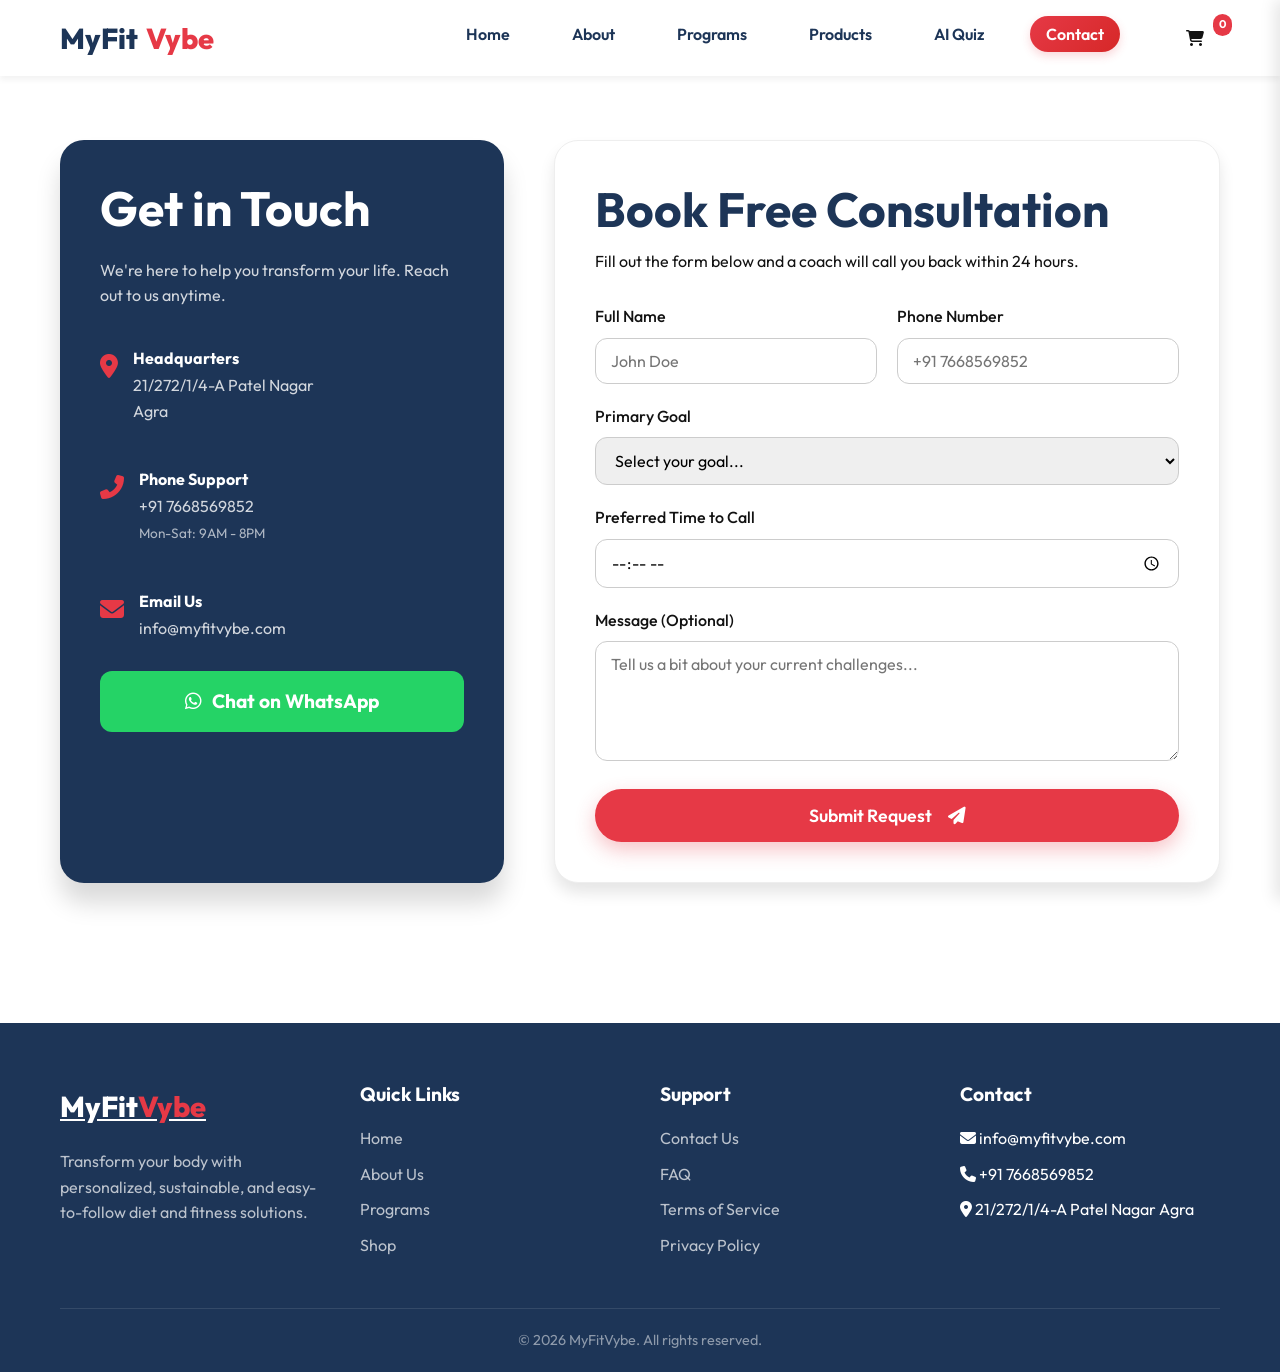
<file: contact.html>
<!DOCTYPE html>
<html lang="en">
<head>
    <meta charset="UTF-8">
    <meta name="viewport" content="width=device-width, initial-scale=1.0">
    <title>Contact Us | MyFitVybe</title>
    <link rel="stylesheet" href="styles.css">
    <link rel="stylesheet" href="https://cdnjs.cloudflare.com/ajax/libs/font-awesome/6.4.0/css/all.min.css">
    <style>
        .contact-container {
            display: grid;
            grid-template-columns: 1fr 1.5fr;
            gap: 50px;
            padding: 140px 20px 80px;
            max-width: 1200px;
            margin: 0 auto;
        }

        @media (max-width: 768px) {
            .contact-container { grid-template-columns: 1fr; }
        }

        .contact-info {
            background: var(--primary-blue);
            color: white;
            padding: 40px;
            border-radius: var(--radius-lg);
            box-shadow: var(--shadow-lg);
        }
        .contact-info h2 { color: white; margin-bottom: 20px; }
        
        .info-item {
            display: flex;
            align-items: flex-start;
            gap: 15px;
            margin-bottom: 30px;
        }
        .info-item i {
            font-size: 1.5rem;
            color: var(--primary-red);
            margin-top: 5px;
        }
        .info-item h4 { color: white; margin-bottom: 5px; }
        .info-item p, .info-item a { color: rgba(255,255,255,0.8); text-decoration: none; }

        .contact-form {
            background: var(--bg-white);
            padding: 40px;
            border-radius: var(--radius-lg);
            box-shadow: var(--shadow-md);
            border: 1px solid #eee;
        }
        .contact-form h2 { margin-bottom: 10px; }
        
        .form-group {
            margin-bottom: 20px;
        }
        .form-group label {
            display: block;
            margin-bottom: 8px;
            font-weight: 500;
        }
        .form-control {
            width: 100%;
            padding: 12px 15px;
            border: 1px solid #ccc;
            border-radius: var(--radius-md);
            font-size: 1rem;
            font-family: inherit;
            transition: var(--transition);
        }
        .form-control:focus {
            outline: none;
            border-color: var(--primary-blue);
            box-shadow: 0 0 0 3px rgba(29, 53, 87, 0.1);
        }
        textarea.form-control {
            resize: vertical;
            min-height: 120px;
        }

        .whatsapp-btn-large {
            display: flex;
            align-items: center;
            justify-content: center;
            gap: 10px;
            background: #25D366;
            color: white;
            padding: 15px;
            border-radius: var(--radius-md);
            text-decoration: none;
            font-weight: bold;
            font-size: 1.2rem;
            margin-top: 30px;
            transition: var(--transition);
        }
        .whatsapp-btn-large:hover {
            background: #128C7E;
            transform: translateY(-2px);
        }
    </style>
</head>
<body>

    <!-- Navigation -->
    <nav class="navbar solid">
        <div class="container nav-container">
            <a href="index.html" class="logo">MyFit<span>Vybe</span></a>
            <div class="menu-toggle">
                <i class="fas fa-bars"></i>
            </div>
            <ul class="nav-links">
                <li><a href="index.html">Home</a></li>
                <li><a href="about.html">About</a></li>
                <li><a href="services.html">Programs</a></li>
                <li><a href="products.html">Products</a></li>
                <li><a href="quiz.html" class="text-red">AI Quiz</a></li>
                <li><a href="contact.html" class="active">Contact</a></li>
            </ul>
        </div>
    </nav>

    <div class="contact-container">
        <!-- Contact Info -->
        <div class="contact-info animate-up">
            <h2>Get in Touch</h2>
            <p style="opacity: 0.8; margin-bottom: 40px;">We're here to help you transform your life. Reach out to us anytime.</p>
            
            <div class="info-item">
                <i class="fas fa-map-marker-alt"></i>
                <div>
                    <h4>Headquarters</h4>
                    <p>21/272/1/4-A Patel Nagar<br>Agra</p>
                </div>
            </div>
            
            <div class="info-item">
                <i class="fas fa-phone-alt"></i>
                <div>
                    <h4>Phone Support</h4>
                    <p>+91 7668569852<br><span style="font-size: 0.85rem; opacity: 0.8;">Mon-Sat: 9AM - 8PM</span></p>
                </div>
            </div>
            
            <div class="info-item">
                <i class="fas fa-envelope"></i>
                <div>
                    <h4>Email Us</h4>
                    <a href="mailto:info@myfitvybe.com">info@myfitvybe.com</a>
                </div>
            </div>

            <a href="https://wa.me/917668569852" target="_blank" class="whatsapp-btn-large">
                <i class="fab fa-whatsapp"></i> Chat on WhatsApp
            </a>
        </div>

        <!-- Contact Form -->
        <div class="contact-form animate-up" style="animation-delay: 0.2s;">
            <h2>Book Free Consultation</h2>
            <p class="text-muted" style="margin-bottom: 30px;">Fill out the form below and a coach will call you back within 24 hours.</p>
            
            <form id="consultationForm" onsubmit="submitConsultation(event)">
                <div style="display: grid; grid-template-columns: 1fr 1fr; gap: 20px;">
                    <div class="form-group">
                        <label>Full Name</label>
                        <input type="text" id="conName" class="form-control" placeholder="John Doe" required>
                    </div>
                    <div class="form-group">
                        <label>Phone Number</label>
                        <input type="tel" id="conPhone" class="form-control" placeholder="+91 7668569852" required>
                    </div>
                </div>

                <div class="form-group">
                    <label>Primary Goal</label>
                    <select id="conGoal" class="form-control" required>
                        <option value="">Select your goal...</option>
                        <option value="Weight Loss">Weight Loss</option>
                        <option value="Weight Gain">Weight Gain</option>
                        <option value="Medical Diet">Medical Diet (PCOD/Thyroid/Diabetes)</option>
                        <option value="Other">Other</option>
                    </select>
                </div>

                <div class="form-group">
                    <label>Preferred Time to Call</label>
                    <input type="time" id="conTime" class="form-control" required>
                </div>

                <div class="form-group">
                    <label>Message (Optional)</label>
                    <textarea id="conMessage" class="form-control" placeholder="Tell us a bit about your current challenges..."></textarea>
                </div>

                <button type="submit" class="btn btn-primary" style="width: 100%; font-size: 1.1rem; padding: 15px;">Submit Request <i class="fas fa-paper-plane" style="margin-left: 8px;"></i></button>
            </form>
        </div>
    </div>

    <!-- Footer -->
    <footer>
        <div class="container">
            <div class="footer-grid">
                <div>
                    <a href="index.html" class="footer-logo">MyFit<span>Vybe</span></a>
                    <p style="color: rgba(255,255,255,0.7);">Transform your body with personalized, sustainable, and easy-to-follow diet and fitness solutions.</p>
                </div>
                <div class="footer-links">
                    <h4>Quick Links</h4>
                    <ul>
                        <li><a href="index.html">Home</a></li>
                        <li><a href="about.html">About Us</a></li>
                        <li><a href="services.html">Programs</a></li>
                        <li><a href="products.html">Shop</a></li>
                    </ul>
                </div>
                <div class="footer-links">
                    <h4>Support</h4>
                    <ul>
                        <li><a href="contact.html">Contact Us</a></li>
                        <li><a href="#">FAQ</a></li>
                        <li><a href="#">Terms of Service</a></li>
                        <li><a href="#">Privacy Policy</a></li>
                    </ul>
                </div>
                <div class="footer-links">
                    <h4>Contact</h4>
                    <ul>
                        <li><i class="fas fa-envelope"></i> info@myfitvybe.com</li>
                        <li><i class="fas fa-phone"></i> +91 7668569852</li>
                        <li><i class="fas fa-map-marker-alt"></i> 21/272/1/4-A Patel Nagar Agra</li>
                    </ul>
                </div>
            </div>
            <div class="footer-bottom">
                &copy; 2026 MyFitVybe. All rights reserved.
            </div>
        </div>
    </footer>

    <script src="script.js"></script>
    <script>
        function submitConsultation(e) {
            e.preventDefault();
            
            const enquiry = {
                id: 'CONS-' + Date.now().toString(),
                date: new Date().toLocaleDateString(),
                name: document.getElementById('conName').value,
                phone: document.getElementById('conPhone').value,
                email: 'Consultation Request',
                goal: 'Consultation: ' + document.getElementById('conGoal').value,
                metrics: 'Time: ' + document.getElementById('conTime').value,
                details: 'Message: ' + document.getElementById('conMessage').value
            };

            // Save to LocalStorage for Admin Dashboard Mock Mode
            let enquiries = JSON.parse(localStorage.getItem('enquiries') || '[]');
            enquiries.push(enquiry);
            localStorage.setItem('enquiries', JSON.stringify(enquiries));

            alert('Your consultation request has been sent! A coach will call you shortly.');
            e.target.reset();
        }
    </script>
</body>
</html>
</file>
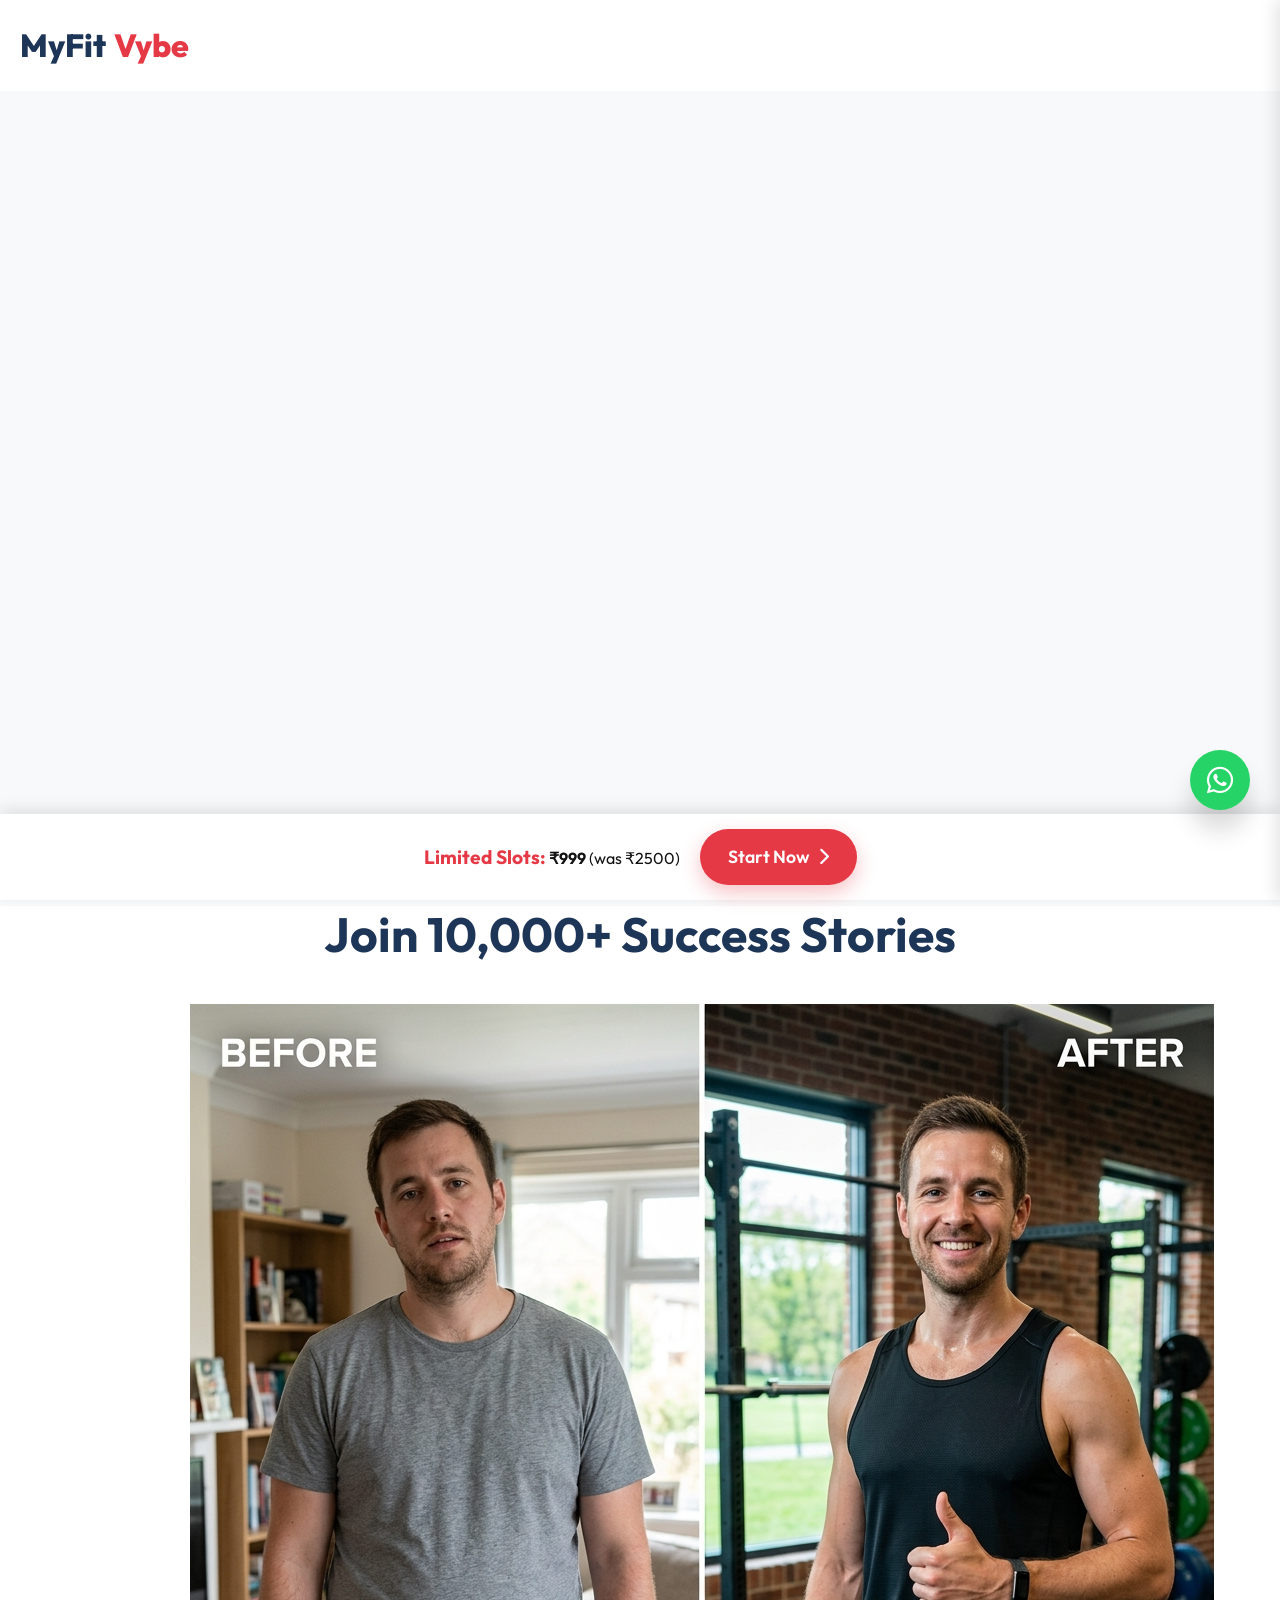
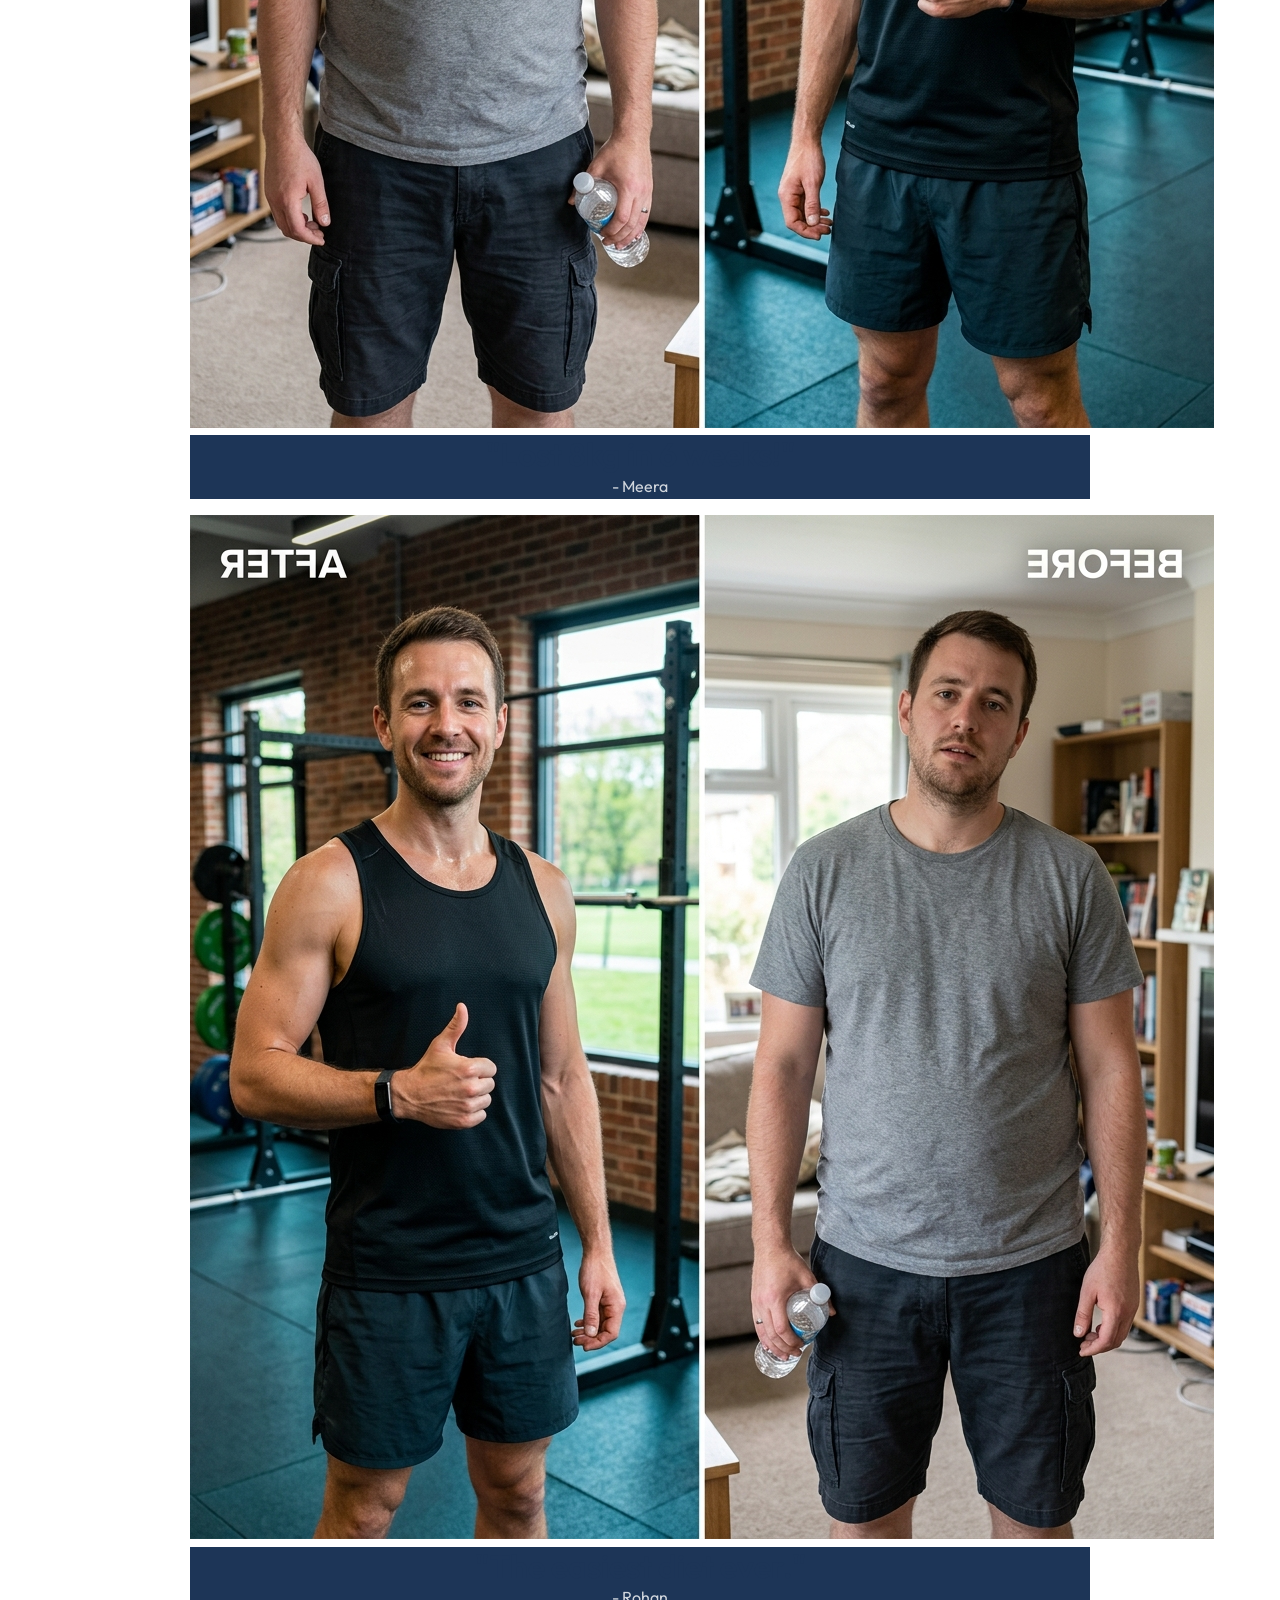
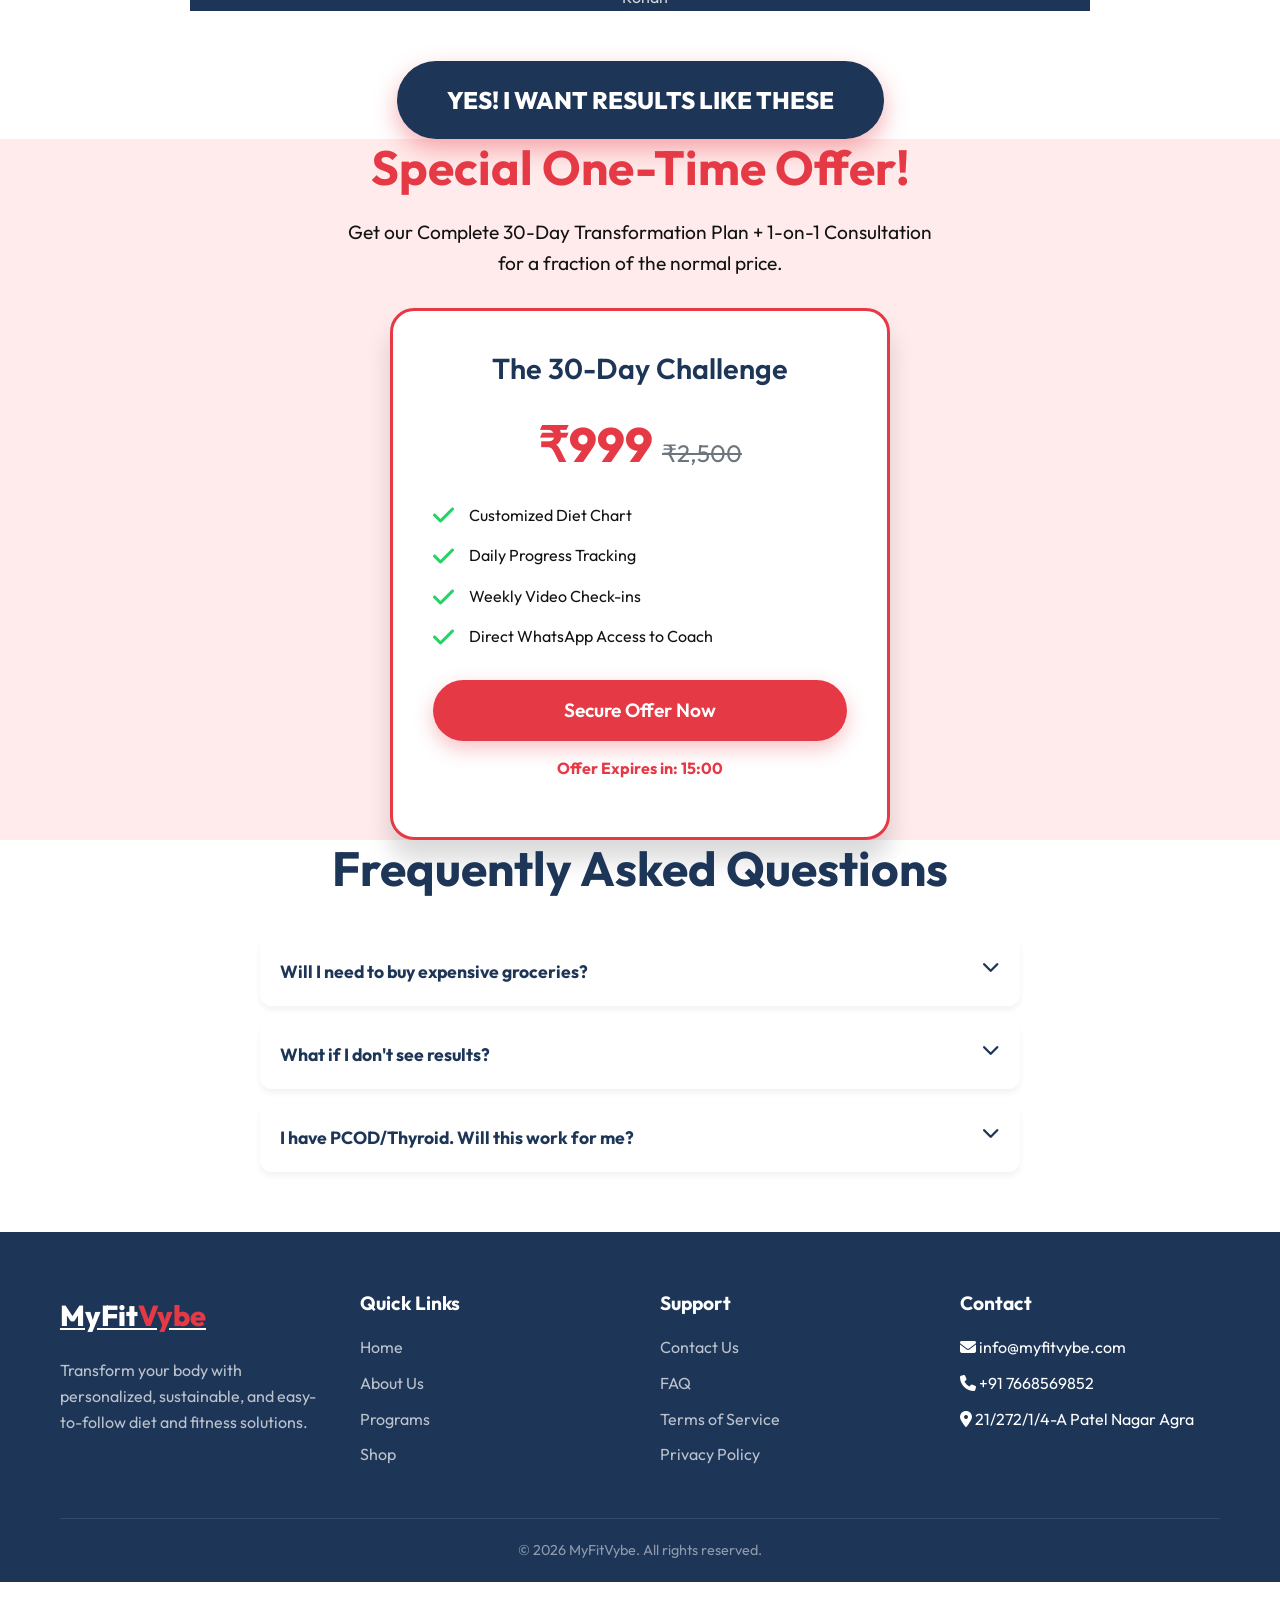
<file: landing.html>
<!DOCTYPE html>
<html lang="en">
<head>
    <meta charset="UTF-8">
    <meta name="viewport" content="width=device-width, initial-scale=1.0">
    <title>Lose 5-7 Kg in 30 Days Without Gym | MyFitVybe</title>
    <meta name="description" content="Discover the easiest routine to lose weight fast. No strict diet, no heavy exercise.">
    <link rel="stylesheet" href="styles.css">
    <link rel="stylesheet" href="https://cdnjs.cloudflare.com/ajax/libs/font-awesome/6.4.0/css/all.min.css">
    <style>
        .landing-header {
            text-align: center;
            padding: 20px;
            background: var(--bg-white);
            box-shadow: var(--shadow-sm);
        }
        .landing-header .logo { font-size: 2rem; }
        
        .landing-hero {
            background: var(--bg-light);
            padding: 60px 20px;
            text-align: center;
        }
        .landing-headline {
            font-size: clamp(2.2rem, 5vw, 3.5rem);
            color: var(--primary-red);
            font-weight: 800;
            margin-bottom: 20px;
            text-transform: uppercase;
        }
        .pain-points {
            font-size: 1.2rem;
            color: var(--text-dark);
            max-width: 700px;
            margin: 0 auto 30px;
            font-weight: 500;
        }
        
        .urgency-bar {
            background: #FFD700;
            color: #000;
            padding: 10px;
            font-weight: bold;
            font-size: 1.1rem;
            border-radius: var(--radius-md);
            display: inline-block;
            margin-bottom: 30px;
            animation: pulse 2s infinite;
        }
        
        @keyframes pulse {
            0% { transform: scale(1); }
            50% { transform: scale(1.05); }
            100% { transform: scale(1); }
        }

        .benefits-list {
            list-style: none;
            max-width: 600px;
            margin: 0 auto 40px;
            text-align: left;
            font-size: 1.2rem;
        }
        .benefits-list li {
            margin-bottom: 15px;
            display: flex;
            align-items: center;
            gap: 15px;
        }
        .benefits-list i {
            color: #25D366;
            font-size: 1.5rem;
        }

        .cta-massive {
            font-size: 1.5rem;
            padding: 20px 50px;
            background: var(--primary-red);
            color: white;
            border-radius: var(--radius-pill);
            text-decoration: none;
            display: inline-block;
            font-weight: 800;
            box-shadow: 0 10px 25px rgba(230, 57, 70, 0.4);
            transition: var(--transition);
        }
        .cta-massive:hover {
            transform: translateY(-5px) scale(1.02);
            box-shadow: 0 15px 35px rgba(230, 57, 70, 0.5);
        }

        .faq-item {
            background: white;
            border-radius: var(--radius-md);
            margin-bottom: 15px;
            padding: 20px;
            box-shadow: var(--shadow-sm);
            cursor: pointer;
            text-align: left;
        }
        .faq-question {
            font-weight: 700;
            font-size: 1.1rem;
            display: flex;
            justify-content: space-between;
            color: var(--primary-blue);
        }
        .faq-answer {
            margin-top: 15px;
            color: var(--text-muted);
            display: none;
        }
        .faq-item.active .faq-answer {
            display: block;
        }

        .sticky-footer-cta {
            position: fixed;
            bottom: 0;
            left: 0;
            width: 100%;
            background: var(--bg-white);
            padding: 15px;
            box-shadow: 0 -5px 15px rgba(0,0,0,0.1);
            text-align: center;
            z-index: 99;
            display: flex;
            justify-content: center;
            align-items: center;
            gap: 20px;
        }
        
        @media (max-width: 768px) {
            .sticky-footer-cta {
                flex-direction: column;
                gap: 10px;
            }
        }
    </style>
</head>
<body>

    <header class="landing-header">
        <div class="logo">MyFit<span style="color:var(--primary-red)">Vybe</span></div>
    </header>

    <section class="landing-hero">
        <div class="container animate-up">
            <div class="urgency-bar">⚠️ WARNING: Only 12 Slots Left For This Week!</div>
            
            <h1 class="landing-headline">Lose 5–7 Kg in 30 Days Without Going to the Gym</h1>
            
            <p class="pain-points">
                Tired of starving yourself? Sick of spending hours on the treadmill with zero results? 
                Our personalized, home-based diet routine is scientifically proven to melt stubborn fat—while you eat the foods you love.
            </p>

            <ul class="benefits-list">
                <li><i class="fas fa-check-circle"></i> <strong>Zero Gym Required:</strong> Achieve your dream body from home.</li>
                <li><i class="fas fa-check-circle"></i> <strong>No Starvation Diets:</strong> Eat local Indian food, feel full.</li>
                <li><i class="fas fa-check-circle"></i> <strong>Easy Daily Routine:</strong> Fits seamlessly into your busy schedule.</li>
                <li><i class="fas fa-check-circle"></i> <strong>24/7 Expert Support:</strong> We guide you every step of the way.</li>
            </ul>

            <a href="quiz.html" class="cta-massive">CLAIM YOUR CUSTOM PLAN NOW <i class="fas fa-arrow-right"></i></a>
            <p style="margin-top: 15px; color: var(--text-muted); font-size: 0.9rem;">Takes only 60 seconds. Secure your spot!</p>
        </div>
    </section>

    <!-- Social Proof / Before-After -->
    <section class="section">
        <div class="container text-center">
            <h2 style="margin-bottom: 40px;">Join 10,000+ Success Stories</h2>
            <div class="transform-grid" style="max-width: 900px; margin: 0 auto;">
                <div class="transform-card">
                    <img src="assets/before_after.png" alt="Transformation 1" class="transform-img">
                    <div class="transform-info" style="background: var(--primary-blue); color: white;">
                        <h3>"Lost 8kg in 6 weeks!"</h3>
                        <p style="color: rgba(255,255,255,0.8)">- Meera</p>
                    </div>
                </div>
                <div class="transform-card">
                    <img src="assets/before_after.png" alt="Transformation 2" class="transform-img" style="transform: scaleX(-1);">
                    <div class="transform-info" style="background: var(--primary-blue); color: white;">
                        <h3>"The easiest diet ever."</h3>
                        <p style="color: rgba(255,255,255,0.8)">- Rohan</p>
                    </div>
                </div>
            </div>
            
            <div style="margin-top: 50px;">
                <a href="quiz.html" class="cta-massive" style="background: var(--primary-blue);">YES! I WANT RESULTS LIKE THESE</a>
            </div>
        </div>
    </section>

    <!-- Limited Offer Pricing -->
    <section class="section" style="background: #FFEBEB;">
        <div class="container text-center">
            <h2 style="color: var(--primary-red); margin-bottom: 20px;">Special One-Time Offer!</h2>
            <p style="font-size: 1.2rem; max-width: 600px; margin: 0 auto 30px;">
                Get our Complete 30-Day Transformation Plan + 1-on-1 Consultation for a fraction of the normal price.
            </p>
            
            <div style="background: white; max-width: 500px; margin: 0 auto; padding: 40px; border-radius: var(--radius-lg); box-shadow: var(--shadow-lg); border: 3px solid var(--primary-red);">
                <h3 style="font-size: 1.8rem; margin-bottom: 10px;">The 30-Day Challenge</h3>
                <div style="font-size: 3rem; font-weight: 800; color: var(--primary-red); margin: 20px 0;">
                    ₹999 <span style="font-size: 1.5rem; text-decoration: line-through; color: var(--text-muted); font-weight: 400;">₹2,500</span>
                </div>
                <ul class="benefits-list" style="font-size: 1rem; margin-bottom: 30px;">
                    <li><i class="fas fa-check"></i> Customized Diet Chart</li>
                    <li><i class="fas fa-check"></i> Daily Progress Tracking</li>
                    <li><i class="fas fa-check"></i> Weekly Video Check-ins</li>
                    <li><i class="fas fa-check"></i> Direct WhatsApp Access to Coach</li>
                </ul>
                <a href="quiz.html" class="btn btn-primary" style="width: 100%; font-size: 1.2rem; padding: 15px;">Secure Offer Now</a>
                <p class="text-red" style="margin-top: 15px; font-weight: bold;">Offer Expires in: <span class="countdown">15:00</span></p>
            </div>
        </div>
    </section>

    <!-- FAQ -->
    <section class="section">
        <div class="container" style="max-width: 800px;">
            <h2 class="text-center" style="margin-bottom: 40px;">Frequently Asked Questions</h2>
            
            <div class="faq-item" onclick="this.classList.toggle('active')">
                <div class="faq-question">Will I need to buy expensive groceries? <i class="fas fa-chevron-down"></i></div>
                <div class="faq-answer">No! We design your plan around local, easily available ingredients that you probably already have in your kitchen.</div>
            </div>
            <div class="faq-item" onclick="this.classList.toggle('active')">
                <div class="faq-question">What if I don't see results? <i class="fas fa-chevron-down"></i></div>
                <div class="faq-answer">Our plans are scientifically backed. However, if you follow the plan 100% and don't see any changes within 30 days, we offer a full refund.</div>
            </div>
            <div class="faq-item" onclick="this.classList.toggle('active')">
                <div class="faq-question">I have PCOD/Thyroid. Will this work for me? <i class="fas fa-chevron-down"></i></div>
                <div class="faq-answer">Yes, we specialize in clinical nutrition and create highly customized plans specifically for conditions like PCOD, Thyroid, and Diabetes.</div>
            </div>
        </div>
    </section>

    <!-- Footer -->
    <footer>
        <div class="container">
            <div class="footer-grid">
                <div>
                    <a href="index.html" class="footer-logo">MyFit<span>Vybe</span></a>
                    <p style="color: rgba(255,255,255,0.7);">Transform your body with personalized, sustainable, and easy-to-follow diet and fitness solutions.</p>
                </div>
                <div class="footer-links">
                    <h4>Quick Links</h4>
                    <ul>
                        <li><a href="index.html">Home</a></li>
                        <li><a href="about.html">About Us</a></li>
                        <li><a href="services.html">Programs</a></li>
                        <li><a href="products.html">Shop</a></li>
                    </ul>
                </div>
                <div class="footer-links">
                    <h4>Support</h4>
                    <ul>
                        <li><a href="contact.html">Contact Us</a></li>
                        <li><a href="#">FAQ</a></li>
                        <li><a href="#">Terms of Service</a></li>
                        <li><a href="#">Privacy Policy</a></li>
                    </ul>
                </div>
                <div class="footer-links">
                    <h4>Contact</h4>
                    <ul>
                        <li><i class="fas fa-envelope"></i> info@myfitvybe.com</li>
                        <li><i class="fas fa-phone"></i> +91 7668569852</li>
                        <li><i class="fas fa-map-marker-alt"></i> 21/272/1/4-A Patel Nagar Agra</li>
                    </ul>
                </div>
            </div>
            <div class="footer-bottom">
                &copy; 2026 MyFitVybe. All rights reserved.
            </div>
        </div>
    </footer>

    <div style="height: 100px;"></div> <!-- Spacing for sticky footer -->

    <!-- Sticky Footer CTA -->
    <div class="sticky-footer-cta">
        <div>
            <strong style="color: var(--primary-red); font-size: 1.2rem;">Limited Slots:</strong> 
            <span style="font-weight: bold;">₹999</span> (was ₹2500)
        </div>
        <a href="quiz.html" class="btn btn-primary">Start Now <i class="fas fa-chevron-right"></i></a>
    </div>

    <!-- Floating WhatsApp -->
    <a href="https://wa.me/917668569852" target="_blank" class="whatsapp-float" style="bottom: 90px;">
        <i class="fab fa-whatsapp"></i>
    </a>

    <script src="script.js"></script>
</body>
</html>
</file>
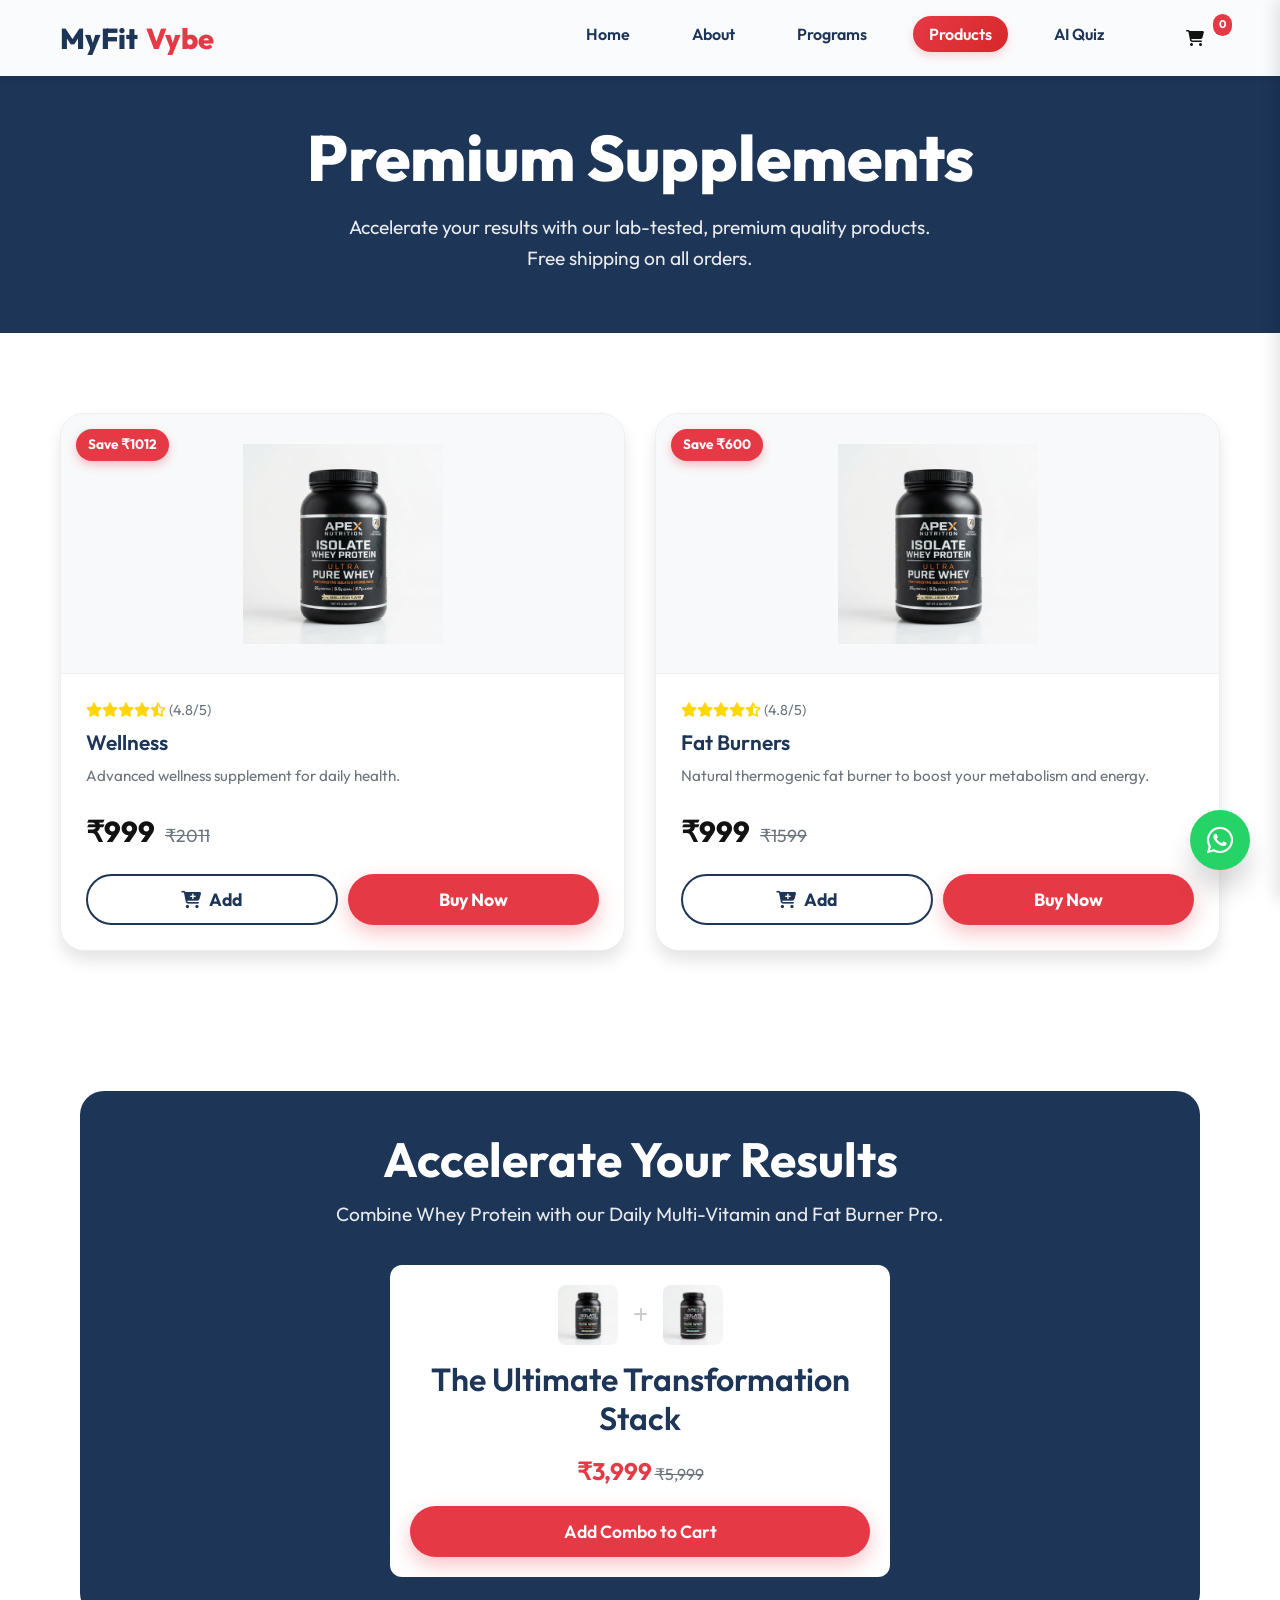
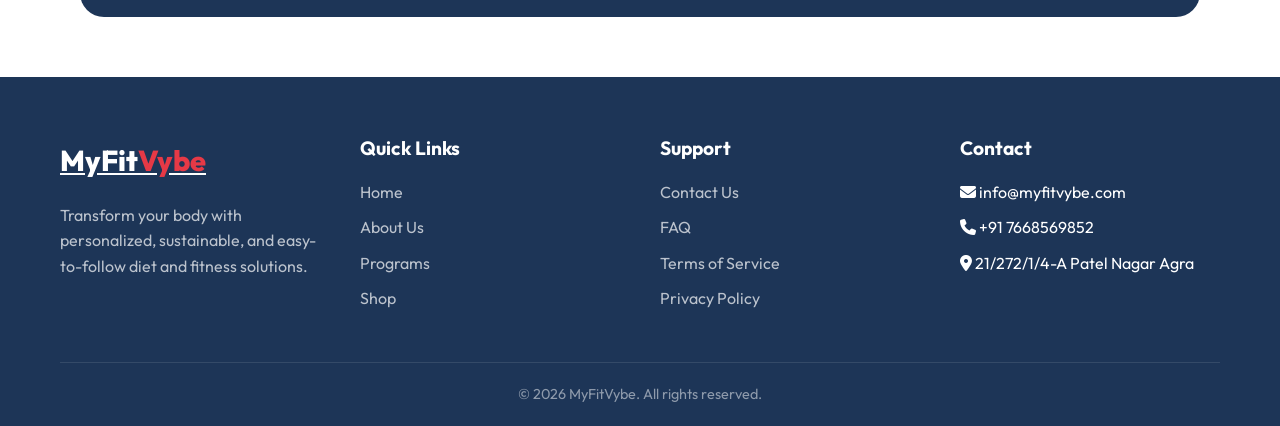
<file: products.html>
<!DOCTYPE html>
<html lang="en">
<head>
    <meta charset="UTF-8">
    <meta name="viewport" content="width=device-width, initial-scale=1.0">
    <title>Vybe Whey Protein | Shop MyFitVybe</title>
    <link rel="stylesheet" href="styles.css">
    <link rel="stylesheet" href="https://cdnjs.cloudflare.com/ajax/libs/font-awesome/6.4.0/css/all.min.css">
    <style>
        .page-header {
            background: var(--primary-blue);
            color: white;
            padding: 120px 20px 60px;
            text-align: center;
        }
        .page-header h1 { color: white; margin-bottom: 15px; }
        
        .product-grid {
            display: grid;
            grid-template-columns: repeat(auto-fit, minmax(280px, 1fr));
            gap: 30px;
            padding: 80px 20px;
            max-width: 1200px;
            margin: 0 auto;
        }
        .product-card {
            text-align: center;
            padding: 20px;
        }

        /* Image Zoom */
        .product-image-wrap {
            position: relative;
            background: var(--bg-light);
            border-radius: var(--radius-lg);
            padding: 40px;
            text-align: center;
            overflow: hidden;
            display: flex;
            align-items: center;
            justify-content: center;
        }
        .product-image-wrap img {
            width: 100%;
            max-width: 400px;
            transition: transform 0.5s ease;
        }
        .product-image-wrap:hover img {
            transform: scale(1.2);
            cursor: zoom-in;
        }

        /* Product Details */
        .product-title {
            font-size: 2.5rem;
            margin-bottom: 10px;
        }
        .reviews {
            color: #FFD700;
            margin-bottom: 20px;
            display: flex;
            align-items: center;
            gap: 10px;
            font-weight: 600;
        }
        .reviews span {
            color: var(--text-muted);
            font-weight: 400;
        }

        .price-section {
            margin: 20px 0;
            display: flex;
            align-items: baseline;
            gap: 15px;
        }
        .current-price {
            font-size: 2.5rem;
            font-weight: 800;
            color: var(--primary-red);
        }
        .old-price {
            font-size: 1.5rem;
            text-decoration: line-through;
            color: var(--text-muted);
        }
        .discount-badge {
            background: rgba(230, 57, 70, 0.1);
            color: var(--primary-red);
            padding: 5px 10px;
            border-radius: 5px;
            font-weight: bold;
        }

        .stock-status {
            color: #25D366;
            font-weight: bold;
            margin-bottom: 20px;
            display: flex;
            align-items: center;
            gap: 8px;
        }
        .stock-status.low {
            color: var(--primary-red);
            animation: pulse-text 2s infinite;
        }

        @keyframes pulse-text {
            0% { opacity: 1; }
            50% { opacity: 0.5; }
            100% { opacity: 1; }
        }

        /* Benefits */
        .benefits-bullets {
            list-style: none;
            margin-bottom: 30px;
            padding-top: 20px;
            border-top: 1px solid #eee;
        }
        .benefits-bullets li {
            margin-bottom: 10px;
            display: flex;
            align-items: center;
            gap: 10px;
        }
        .benefits-bullets i { color: var(--primary-blue); }

        /* Purchase Options */
        .purchase-options {
            background: var(--bg-light);
            padding: 20px;
            border-radius: var(--radius-md);
            margin-bottom: 30px;
        }
        .option-radio {
            display: flex;
            align-items: center;
            gap: 15px;
            padding: 15px;
            border: 2px solid #ddd;
            border-radius: var(--radius-sm);
            margin-bottom: 10px;
            cursor: pointer;
            transition: var(--transition);
        }
        .option-radio:hover {
            border-color: var(--primary-blue);
        }
        .option-radio.active {
            border-color: var(--primary-red);
            background: rgba(230, 57, 70, 0.05);
        }
        .option-radio input {
            transform: scale(1.5);
            accent-color: var(--primary-red);
        }

        .action-buttons {
            display: flex;
            gap: 15px;
            margin-bottom: 30px;
        }
        .btn-buy {
            flex: 1;
            font-size: 1.2rem;
            padding: 15px;
        }
        
        .trust-icons {
            display: flex;
            justify-content: space-between;
            background: #F8F9FA;
            padding: 15px 20px;
            border-radius: var(--radius-md);
            font-size: 0.9rem;
            color: var(--text-muted);
            text-align: center;
        }
        .trust-icons div {
            display: flex;
            flex-direction: column;
            align-items: center;
            gap: 5px;
        }
        .trust-icons i {
            font-size: 1.5rem;
            color: var(--primary-blue);
        }

        /* Combo & Upsell */
        .upsell-section {
            background: var(--primary-blue);
            color: white;
            padding: 40px 20px;
            border-radius: var(--radius-lg);
            margin: 60px 20px;
            text-align: center;
        }
        .upsell-card {
            background: white;
            color: var(--text-dark);
            border-radius: var(--radius-md);
            padding: 20px;
            display: inline-block;
            margin-top: 20px;
            max-width: 500px;
        }

    </style>
</head>
<body>

    <!-- Navigation -->
    <nav class="navbar solid">
        <div class="container nav-container">
            <a href="index.html" class="logo">MyFit<span>Vybe</span></a>
            <div class="menu-toggle">
                <i class="fas fa-bars"></i>
            </div>
            <ul class="nav-links">
                <li><a href="index.html">Home</a></li>
                <li><a href="about.html">About</a></li>
                <li><a href="services.html">Programs</a></li>
                <li><a href="products.html" class="active">Products</a></li>
                <li><a href="quiz.html" class="text-red">AI Quiz</a></li>
            </ul>
        </div>
    </nav>

    <header class="page-header">
        <div class="container animate-up">
            <h1>Premium Supplements</h1>
            <p style="font-size: 1.2rem; max-width: 600px; margin: 0 auto; opacity: 0.9;">
                Accelerate your results with our lab-tested, premium quality products. Free shipping on all orders.
            </p>
        </div>
    </header>

    <!-- Dynamic Product Grid -->
    <div class="product-grid dynamic-product-grid">
        <!-- Products will be injected here dynamically by data-service.js -->
    </div>

    <!-- Upsell / Combo -->
    <div class="container">
        <div class="upsell-section">
            <h2 style="color: white; margin-bottom: 10px;">Accelerate Your Results</h2>
            <p style="font-size: 1.2rem; opacity: 0.9;">Combine Whey Protein with our Daily Multi-Vitamin and Fat Burner Pro.</p>
            
            <div class="upsell-card">
                <div style="display: flex; align-items: center; justify-content: center; gap: 15px; margin-bottom: 15px;">
                    <img src="assets/product.png" width="60" style="border-radius: 8px;">
                    <i class="fas fa-plus" style="color: #ccc;"></i>
                    <img src="assets/product.png" width="60" style="border-radius: 8px; filter: hue-rotate(90deg);">
                </div>
                <h3 style="color: var(--primary-blue);">The Ultimate Transformation Stack</h3>
                <div style="margin: 15px 0;">
                    <span style="font-size: 1.5rem; font-weight: bold; color: var(--primary-red);">₹3,999</span>
                    <span style="text-decoration: line-through; color: var(--text-muted);">₹5,999</span>
                </div>
                <button class="btn btn-primary" style="width: 100%;">Add Combo to Cart</button>
            </div>
        </div>
    </div>

    <!-- Footer -->
    <footer>
        <div class="container">
            <div class="footer-grid">
                <div>
                    <a href="index.html" class="footer-logo">MyFit<span>Vybe</span></a>
                    <p style="color: rgba(255,255,255,0.7);">Transform your body with personalized, sustainable, and easy-to-follow diet and fitness solutions.</p>
                </div>
                <div class="footer-links">
                    <h4>Quick Links</h4>
                    <ul>
                        <li><a href="index.html">Home</a></li>
                        <li><a href="about.html">About Us</a></li>
                        <li><a href="services.html">Programs</a></li>
                        <li><a href="products.html">Shop</a></li>
                    </ul>
                </div>
                <div class="footer-links">
                    <h4>Support</h4>
                    <ul>
                        <li><a href="contact.html">Contact Us</a></li>
                        <li><a href="#">FAQ</a></li>
                        <li><a href="#">Terms of Service</a></li>
                        <li><a href="#">Privacy Policy</a></li>
                    </ul>
                </div>
                <div class="footer-links">
                    <h4>Contact</h4>
                    <ul>
                        <li><i class="fas fa-envelope"></i> info@myfitvybe.com</li>
                        <li><i class="fas fa-phone"></i> +91 7668569852</li>
                        <li><i class="fas fa-map-marker-alt"></i> 21/272/1/4-A Patel Nagar Agra</li>
                    </ul>
                </div>
            </div>
            <div class="footer-bottom">
                &copy; 2026 MyFitVybe. All rights reserved.
            </div>
        </div>
    </footer>

    <!-- Floating WhatsApp -->
    <a href="https://wa.me/917668569852" target="_blank" class="whatsapp-float">
        <i class="fab fa-whatsapp"></i>
    </a>

    <script src="script.js?v=2"></script>
    <script src="data-service.js?v=2"></script>
</body>
</html>
</file>
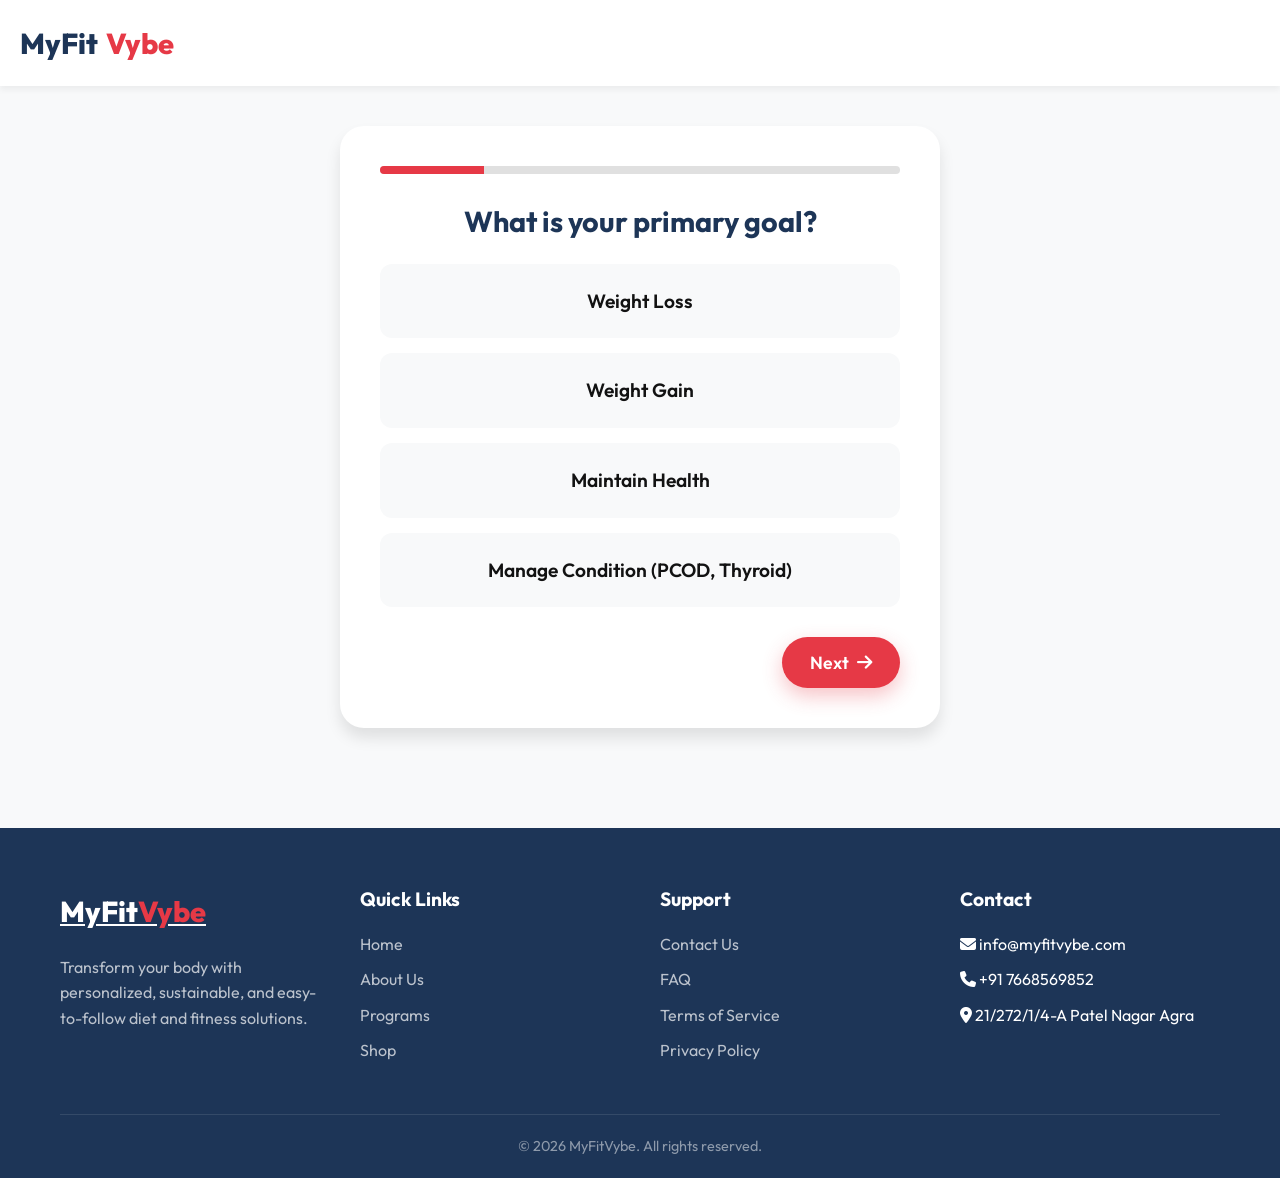
<file: quiz.html>
<!DOCTYPE html>
<html lang="en">
<head>
    <meta charset="UTF-8">
    <meta name="viewport" content="width=device-width, initial-scale=1.0">
    <title>AI Fitness Quiz | MyFitVybe</title>
    <link rel="stylesheet" href="styles.css">
    <link rel="stylesheet" href="https://cdnjs.cloudflare.com/ajax/libs/font-awesome/6.4.0/css/all.min.css">
    <style>
        body {
            background-color: var(--bg-light);
            display: flex;
            flex-direction: column;
            min-height: 100vh;
        }
        
        .quiz-header {
            padding: 20px;
            text-align: center;
            background: white;
            box-shadow: var(--shadow-sm);
        }
        
        .quiz-container {
            max-width: 600px;
            margin: 40px auto;
            background: white;
            padding: 40px;
            border-radius: var(--radius-lg);
            box-shadow: var(--shadow-md);
            flex: 1;
            width: 90%;
        }
        
        .progress-bar {
            width: 100%;
            height: 8px;
            background: #E0E0E0;
            border-radius: var(--radius-pill);
            margin-bottom: 30px;
            overflow: hidden;
        }
        
        .progress-fill {
            height: 100%;
            background: var(--primary-red);
            width: 20%;
            transition: width 0.4s ease;
        }
        
        .quiz-step {
            display: none;
            animation: fadeInRight 0.4s ease;
        }
        
        .quiz-step.active {
            display: block;
        }
        
        @keyframes fadeInRight {
            from { opacity: 0; transform: translateX(30px); }
            to { opacity: 1; transform: translateX(0); }
        }
        
        .quiz-question {
            font-size: 1.8rem;
            color: var(--primary-blue);
            margin-bottom: 25px;
            text-align: center;
            font-weight: 700;
        }
        
        .option-grid {
            display: grid;
            gap: 15px;
        }
        
        .quiz-option {
            background: var(--bg-light);
            border: 2px solid transparent;
            padding: 20px;
            border-radius: var(--radius-md);
            cursor: pointer;
            font-size: 1.2rem;
            font-weight: 600;
            text-align: center;
            transition: var(--transition);
        }
        
        .quiz-option:hover {
            background: #F0F4F8;
            border-color: var(--primary-blue);
            transform: translateY(-2px);
        }
        
        .quiz-option.selected {
            background: rgba(230, 57, 70, 0.1);
            border-color: var(--primary-red);
            color: var(--primary-red);
        }
        
        .input-group {
            margin-bottom: 20px;
        }
        
        .input-group label {
            display: block;
            margin-bottom: 8px;
            font-weight: 600;
            color: var(--text-dark);
        }
        
        .input-group input, .input-group select {
            width: 100%;
            padding: 15px;
            border: 1px solid #ccc;
            border-radius: var(--radius-md);
            font-size: 1rem;
            font-family: inherit;
        }
        
        .btn-group {
            display: flex;
            justify-content: space-between;
            margin-top: 30px;
        }
        
        /* Final Step */
        .loading-spinner {
            border: 5px solid #f3f3f3;
            border-top: 5px solid var(--primary-red);
            border-radius: 50%;
            width: 60px;
            height: 60px;
            animation: spin 1s linear infinite;
            margin: 0 auto 20px;
        }
        
        @keyframes spin {
            0% { transform: rotate(0deg); }
            100% { transform: rotate(360deg); }
        }
        
        .result-box {
            background: #F0FDF4;
            border: 2px dashed #25D366;
            padding: 20px;
            border-radius: var(--radius-md);
            margin-bottom: 30px;
            text-align: center;
        }
    </style>
</head>
<body>

    <header class="quiz-header">
        <a href="index.html" class="logo" style="text-decoration: none;">MyFit<span style="color:var(--primary-red)">Vybe</span></a>
    </header>

    <div class="quiz-container">
        <div class="progress-bar">
            <div class="progress-fill" id="progressFill"></div>
        </div>

        <!-- Step 1: Goal -->
        <div class="quiz-step active" id="step1">
            <h2 class="quiz-question">What is your primary goal?</h2>
            <div class="option-grid">
                <div class="quiz-option" onclick="selectOption(this, 1)">Weight Loss</div>
                <div class="quiz-option" onclick="selectOption(this, 1)">Weight Gain</div>
                <div class="quiz-option" onclick="selectOption(this, 1)">Maintain Health</div>
                <div class="quiz-option" onclick="selectOption(this, 1)">Manage Condition (PCOD, Thyroid)</div>
            </div>
            <div class="btn-group" style="justify-content: flex-end;">
                <button class="btn btn-primary" onclick="nextStep(2)">Next <i class="fas fa-arrow-right"></i></button>
            </div>
        </div>

        <!-- Step 2: Demographics -->
        <div class="quiz-step" id="step2">
            <h2 class="quiz-question">Tell us about yourself</h2>
            
            <div class="input-group">
                <label>Gender</label>
                <div style="display: flex; gap: 15px;">
                    <div class="quiz-option" style="flex:1;" onclick="selectGender(this)">Male</div>
                    <div class="quiz-option" style="flex:1;" onclick="selectGender(this)">Female</div>
                </div>
            </div>
            
            <div class="input-group">
                <label>Age</label>
                <input type="number" placeholder="Enter your age" min="15" max="90" id="ageInput">
            </div>

            <div class="btn-group">
                <button class="btn btn-outline" onclick="prevStep(1)">Back</button>
                <button class="btn btn-primary" onclick="nextStep(3)">Next <i class="fas fa-arrow-right"></i></button>
            </div>
        </div>

        <!-- Step 3: Body Metrics -->
        <div class="quiz-step" id="step3">
            <h2 class="quiz-question">What are your current metrics?</h2>
            
            <div class="input-group">
                <label>Current Weight (kg)</label>
                <input type="number" placeholder="E.g. 85" id="currentWeight">
            </div>
            
            <div class="input-group">
                <label>Target Weight (kg)</label>
                <input type="number" placeholder="E.g. 70" id="targetWeight">
            </div>
            
            <div class="input-group">
                <label>Height (cm)</label>
                <input type="number" placeholder="E.g. 170" id="heightInput">
            </div>

            <div class="btn-group">
                <button class="btn btn-outline" onclick="prevStep(2)">Back</button>
                <button class="btn btn-primary" onclick="nextStep(4)">Next <i class="fas fa-arrow-right"></i></button>
            </div>
        </div>

        <!-- Step 4: Lifestyle -->
        <div class="quiz-step" id="step4">
            <h2 class="quiz-question">How active is your lifestyle?</h2>
            <div class="option-grid">
                <div class="quiz-option" onclick="selectOption(this, 4)">Sedentary (Desk Job)</div>
                <div class="quiz-option" onclick="selectOption(this, 4)">Lightly Active</div>
                <div class="quiz-option" onclick="selectOption(this, 4)">Moderately Active (Workout 3x/week)</div>
                <div class="quiz-option" onclick="selectOption(this, 4)">Very Active</div>
            </div>
            <div class="btn-group">
                <button class="btn btn-outline" onclick="prevStep(3)">Back</button>
                <button class="btn btn-primary" onclick="analyzeResults()">Analyze Profile</button>
            </div>
        </div>

        <!-- Step 5: Loading / Analysis -->
        <div class="quiz-step" id="step5" style="text-align: center; padding: 40px 0;">
            <div class="loading-spinner"></div>
            <h2 class="text-blue">AI Analyzing Your Profile...</h2>
            <p class="text-muted" id="loadingText">Calculating BMI & Metabolic Rate...</p>
        </div>

        <!-- Final Step: Lead Capture -->
        <div class="quiz-step" id="step6">
            <h2 class="quiz-question" style="color: #25D366;">Your Custom Plan is Ready!</h2>
            
            <div class="result-box">
                <h3 style="margin-bottom: 10px;">Great News! 🎉</h3>
                <p>Based on your profile, you can safely reach your target weight in <strong><span id="estimatedTime">12 weeks</span></strong> with our personalized diet protocol.</p>
            </div>
            
            <p class="text-center" style="margin-bottom: 25px;">Enter your details below to unlock your custom diet plan and claim your <strong>50% OFF discount code</strong>.</p>
            
            <form id="quizLeadForm" onsubmit="submitQuiz(event)">
                <div class="input-group">
                    <label>Full Name</label>
                    <input type="text" id="leadName" required placeholder="John Doe">
                </div>
                <div class="input-group">
                    <label>WhatsApp Number</label>
                    <input type="tel" id="leadPhone" required placeholder="+91 98765 43210">
                </div>
                <div class="input-group">
                    <label>Email Address</label>
                    <input type="email" id="leadEmail" required placeholder="john@example.com">
                </div>
                
                <button type="submit" class="btn btn-primary" style="width: 100%; font-size: 1.2rem; padding: 18px;">
                    Get Your Diet Plan Now <i class="fas fa-lock" style="margin-left: 8px; font-size: 0.9rem;"></i>
                </button>
                <p style="text-align: center; font-size: 0.85rem; color: #888; margin-top: 15px;">Your data is 100% secure. We hate spam.</p>
            </form>
        </div>

    </div>

    <!-- Footer -->
    <footer>
        <div class="container">
            <div class="footer-grid">
                <div>
                    <a href="index.html" class="footer-logo">MyFit<span>Vybe</span></a>
                    <p style="color: rgba(255,255,255,0.7);">Transform your body with personalized, sustainable, and easy-to-follow diet and fitness solutions.</p>
                </div>
                <div class="footer-links">
                    <h4>Quick Links</h4>
                    <ul>
                        <li><a href="index.html">Home</a></li>
                        <li><a href="about.html">About Us</a></li>
                        <li><a href="services.html">Programs</a></li>
                        <li><a href="products.html">Shop</a></li>
                    </ul>
                </div>
                <div class="footer-links">
                    <h4>Support</h4>
                    <ul>
                        <li><a href="contact.html">Contact Us</a></li>
                        <li><a href="#">FAQ</a></li>
                        <li><a href="#">Terms of Service</a></li>
                        <li><a href="#">Privacy Policy</a></li>
                    </ul>
                </div>
                <div class="footer-links">
                    <h4>Contact</h4>
                    <ul>
                        <li><i class="fas fa-envelope"></i> info@myfitvybe.com</li>
                        <li><i class="fas fa-phone"></i> +91 7668569852</li>
                        <li><i class="fas fa-map-marker-alt"></i> 21/272/1/4-A Patel Nagar Agra</li>
                    </ul>
                </div>
            </div>
            <div class="footer-bottom">
                &copy; 2026 MyFitVybe. All rights reserved.
            </div>
        </div>
    </footer>

    <script>
        function selectOption(element, stepNum) {
            // Remove selected class from all options in the current step
            const options = document.getElementById('step' + stepNum).querySelectorAll('.quiz-option');
            options.forEach(opt => opt.classList.remove('selected'));
            // Add selected class to clicked option
            element.classList.add('selected');
        }

        function selectGender(element) {
            const options = element.parentElement.querySelectorAll('.quiz-option');
            options.forEach(opt => opt.classList.remove('selected'));
            element.classList.add('selected');
        }

        function nextStep(step) {
            document.querySelectorAll('.quiz-step').forEach(s => s.classList.remove('active'));
            document.getElementById('step' + step).classList.add('active');
            
            // Update progress bar (5 steps total, so 20% each step jump)
            const progress = (step - 1) * 25;
            document.getElementById('progressFill').style.width = `${progress}%`;
        }

        function prevStep(step) {
            document.querySelectorAll('.quiz-step').forEach(s => s.classList.remove('active'));
            document.getElementById('step' + step).classList.add('active');
            
            const progress = (step - 1) * 25;
            document.getElementById('progressFill').style.width = `${progress}%`;
        }

        function analyzeResults() {
            nextStep(5);
            document.getElementById('progressFill').style.width = `100%`;
            
            const loadingText = document.getElementById('loadingText');
            
            setTimeout(() => { loadingText.innerText = "Selecting best local foods..."; }, 1000);
            setTimeout(() => { loadingText.innerText = "Creating daily schedule..."; }, 2000);
            
            setTimeout(() => {
                nextStep(6);
                
                // Simple logic for estimated time
                const curr = parseFloat(document.getElementById('currentWeight').value) || 80;
                const target = parseFloat(document.getElementById('targetWeight').value) || 70;
                const diff = Math.abs(curr - target);
                
                let weeks = Math.ceil(diff / 0.8); // Avg 0.8kg per week
                if(weeks < 4) weeks = 4;
                
                document.getElementById('estimatedTime').innerText = weeks + " weeks";
                
            }, 3500);
        }

        function submitQuiz(e) {
            e.preventDefault();
            
            const goal = document.querySelector('#step1 .selected')?.innerText || 'Not Selected';
            const weight = document.getElementById('currentWeight').value;
            const target = document.getElementById('targetWeight').value;
            const height = document.getElementById('heightInput').value;
            const lifestyle = document.querySelector('#step4 .selected')?.innerText || 'Not Selected';
            
            const enquiry = {
                id: Date.now().toString(),
                date: new Date().toLocaleDateString(),
                name: document.getElementById('leadName').value,
                phone: document.getElementById('leadPhone').value,
                email: document.getElementById('leadEmail').value,
                goal: goal,
                metrics: `${weight}kg -> ${target}kg (${height}cm)`,
                details: `Lifestyle: ${lifestyle}`
            };

            // Save to LocalStorage for Admin Dashboard Mock Mode
            let enquiries = JSON.parse(localStorage.getItem('enquiries') || '[]');
            enquiries.push(enquiry);
            localStorage.setItem('enquiries', JSON.stringify(enquiries));

            alert('Congratulations! Your analysis is complete and your lead has been captured. Redirecting...');
            window.location.href = 'index.html';
        }
    </script>
</body>
</html>
</file>
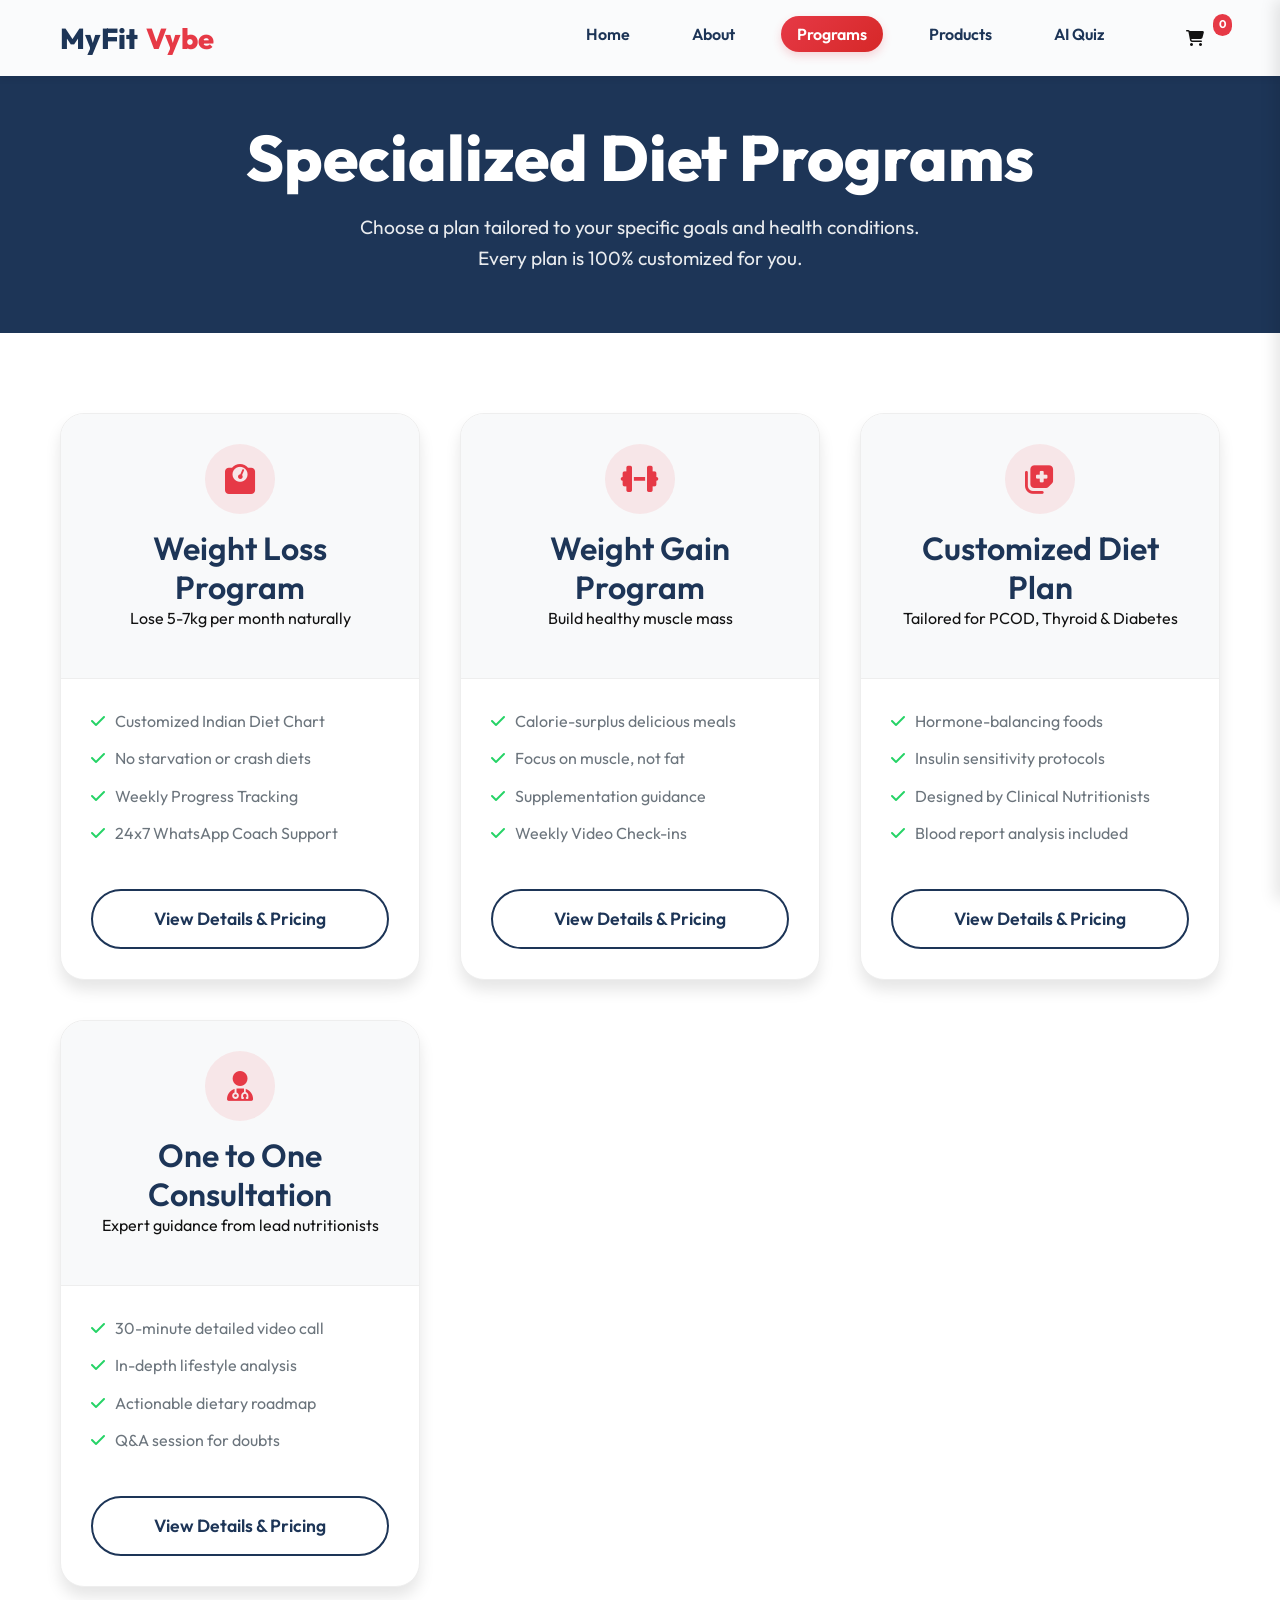
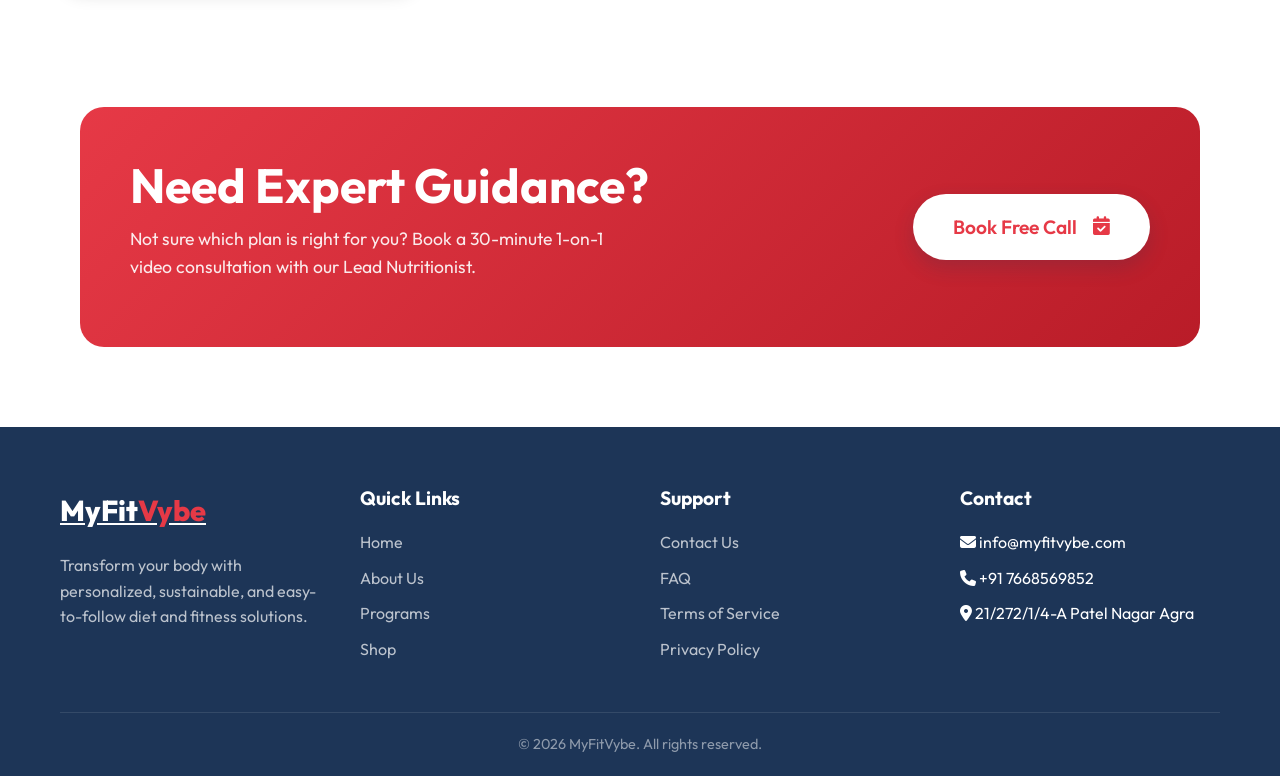
<file: services.html>
<!DOCTYPE html>
<html lang="en">
<head>
    <meta charset="UTF-8">
    <meta name="viewport" content="width=device-width, initial-scale=1.0">
    <title>Diet Plans & Programs | MyFitVybe</title>
    <link rel="stylesheet" href="styles.css">
    <link rel="stylesheet" href="https://cdnjs.cloudflare.com/ajax/libs/font-awesome/6.4.0/css/all.min.css">
    <style>
        .page-header {
            background: var(--primary-blue);
            color: white;
            padding: 120px 20px 60px;
            text-align: center;
        }
        .page-header h1 { color: white; margin-bottom: 15px; }


        .consultation-banner {
            background: linear-gradient(135deg, var(--primary-red), #b91c28);
            color: white;
            border-radius: var(--radius-lg);
            padding: 50px;
            display: flex;
            align-items: center;
            justify-content: space-between;
            flex-wrap: wrap;
            gap: 30px;
            margin: 40px 20px 80px;
        }
        @media (max-width: 768px) {
            .consultation-banner {
                flex-direction: column;
                text-align: center;
            }
        }
    </style>
</head>
<body>

    <!-- Navigation -->
    <nav class="navbar solid">
        <div class="container nav-container">
            <a href="index.html" class="logo">MyFit<span>Vybe</span></a>
            <div class="menu-toggle">
                <i class="fas fa-bars"></i>
            </div>
            <ul class="nav-links">
                <li><a href="index.html">Home</a></li>
                <li><a href="about.html">About</a></li>
                <li><a href="services.html" class="active">Programs</a></li>
                <li><a href="products.html">Products</a></li>
                <li><a href="quiz.html" class="text-red">AI Quiz</a></li>
            </ul>
        </div>
    </nav>

    <header class="page-header">
        <div class="container animate-up">
            <h1>Specialized Diet Programs</h1>
            <p style="font-size: 1.2rem; max-width: 600px; margin: 0 auto; opacity: 0.9;">
                Choose a plan tailored to your specific goals and health conditions. Every plan is 100% customized for you.
            </p>
        </div>
    </header>

    <div class="programs-grid dynamic-service-grid">
        <!-- Services will be injected here dynamically by data-service.js -->
    </div>

    <!-- 1-on-1 Banner -->
    <div class="container">
        <div class="consultation-banner animate-up">
            <div>
                <h2 style="color: white; margin-bottom: 10px;">Need Expert Guidance?</h2>
                <p style="font-size: 1.1rem; opacity: 0.9; max-width: 500px;">
                    Not sure which plan is right for you? Book a 30-minute 1-on-1 video consultation with our Lead Nutritionist.
                </p>
            </div>
            <div>
                <a href="contact.html" class="btn btn-secondary" style="background: white; color: var(--primary-red); padding: 18px 40px; font-size: 1.2rem;">Book Free Call <i class="fas fa-calendar-check" style="margin-left: 8px;"></i></a>
            </div>
        </div>
    </div>

    <!-- Footer -->
    <footer>
        <div class="container">
            <div class="footer-grid">
                <div>
                    <a href="index.html" class="footer-logo">MyFit<span>Vybe</span></a>
                    <p style="color: rgba(255,255,255,0.7);">Transform your body with personalized, sustainable, and easy-to-follow diet and fitness solutions.</p>
                </div>
                <div class="footer-links">
                    <h4>Quick Links</h4>
                    <ul>
                        <li><a href="index.html">Home</a></li>
                        <li><a href="about.html">About Us</a></li>
                        <li><a href="services.html">Programs</a></li>
                        <li><a href="products.html">Shop</a></li>
                    </ul>
                </div>
                <div class="footer-links">
                    <h4>Support</h4>
                    <ul>
                        <li><a href="contact.html">Contact Us</a></li>
                        <li><a href="#">FAQ</a></li>
                        <li><a href="#">Terms of Service</a></li>
                        <li><a href="#">Privacy Policy</a></li>
                    </ul>
                </div>
                <div class="footer-links">
                    <h4>Contact</h4>
                    <ul>
                        <li><i class="fas fa-envelope"></i> info@myfitvybe.com</li>
                        <li><i class="fas fa-phone"></i> +91 7668569852</li>
                        <li><i class="fas fa-map-marker-alt"></i> 21/272/1/4-A Patel Nagar Agra</li>
                    </ul>
                </div>
            </div>
            <div class="footer-bottom">
                &copy; 2026 MyFitVybe. All rights reserved.
            </div>
        </div>
    </footer>

    <script src="script.js"></script>
    <script src="data-service.js"></script>
</body>
</html>
</file>
<file: styles.css>
@import url('https://fonts.googleapis.com/css2?family=Outfit:wght@300;400;500;600;700;800&display=swap');

:root {
  /* Bold Red, Blue, White Palette */
  --primary-red: #E63946;
  --primary-red-hover: #D62828;
  --primary-blue: #1D3557;
  --primary-blue-hover: #152740;
  --accent-blue: #457B9D;
  --accent-light: #A8DADC;
  
  --bg-white: #FFFFFF;
  --bg-light: #F8F9FA;
  --text-dark: #121212;
  --text-muted: #6C757D;
  
  --shadow-sm: 0 4px 6px rgba(0, 0, 0, 0.05);
  --shadow-md: 0 10px 15px rgba(0, 0, 0, 0.1);
  --shadow-lg: 0 20px 25px rgba(0, 0, 0, 0.15);
  
  --radius-sm: 8px;
  --radius-md: 12px;
  --radius-lg: 24px;
  --radius-pill: 9999px;

  --transition: all 0.3s cubic-bezier(0.25, 0.8, 0.25, 1);
}

* {
  margin: 0;
  padding: 0;
  box-sizing: border-box;
  font-family: 'Outfit', sans-serif;
}

body {
  background-color: var(--bg-white);
  color: var(--text-dark);
  line-height: 1.6;
  overflow-x: hidden;
}

/* Typography */
h1, h2, h3, h4, h5, h6 {
  color: var(--primary-blue);
  line-height: 1.2;
}

h1 { font-size: clamp(2.5rem, 5vw, 4rem); font-weight: 800; }
h2 { font-size: clamp(2rem, 4vw, 3rem); font-weight: 700; }
h3 { font-size: clamp(1.5rem, 3vw, 2rem); font-weight: 600; }

p { margin-bottom: 1rem; }

/* Utilities */
.container {
  width: 100%;
  max-width: 1200px;
  margin: 0 auto;
  padding: 0 20px;
}

.text-center { text-align: center; }
.text-red { color: var(--primary-red); }

/* Buttons */
.btn {
  display: inline-flex;
  align-items: center;
  justify-content: center;
  padding: 14px 28px;
  font-size: 1.1rem;
  font-weight: 600;
  border-radius: var(--radius-pill);
  cursor: pointer;
  text-decoration: none;
  transition: var(--transition);
  border: none;
  gap: 8px;
}

.btn-primary {
  background-color: var(--primary-red);
  color: var(--bg-white);
  box-shadow: 0 8px 20px rgba(230, 57, 70, 0.3);
}

.btn-primary:hover {
  background-color: var(--primary-red-hover);
  transform: translateY(-3px);
  box-shadow: 0 12px 25px rgba(230, 57, 70, 0.4);
}

.btn-secondary {
  background-color: var(--primary-blue);
  color: var(--bg-white);
  box-shadow: 0 8px 20px rgba(29, 53, 87, 0.2);
}

.btn-secondary:hover {
  background-color: var(--primary-blue-hover);
  transform: translateY(-3px);
  box-shadow: 0 12px 25px rgba(29, 53, 87, 0.3);
}

.btn-outline {
  background-color: transparent;
  color: var(--primary-blue);
  border: 2px solid var(--primary-blue);
}

.btn-outline:hover {
  background-color: var(--primary-blue);
  color: var(--bg-white);
}

/* Animations */
@keyframes fadeInUp {
  from { opacity: 0; transform: translateY(30px); }
  to { opacity: 1; transform: translateY(0); }
}

@keyframes pulse-red {
  0% { box-shadow: 0 0 0 0 rgba(230, 57, 70, 0.7); }
  70% { box-shadow: 0 0 0 15px rgba(230, 57, 70, 0); }
  100% { box-shadow: 0 0 0 0 rgba(230, 57, 70, 0); }
}

.animate-up {
  opacity: 0;
  transform: translateY(30px);
  transition: opacity 0.8s ease-out, transform 0.8s ease-out;
}
.animate-up.scrolled-in {
  opacity: 1;
  transform: translateY(0);
}

/* Glassmorphism */
.glass {
  background: rgba(255, 255, 255, 0.7);
  backdrop-filter: blur(10px);
  -webkit-backdrop-filter: blur(10px);
  border: 1px solid rgba(255, 255, 255, 0.5);
}

/* Navbar */
.navbar {
  position: fixed;
  top: 0;
  left: 0;
  width: 100%;
  padding: 20px 0;
  z-index: 1000;
  transition: var(--transition);
}

.navbar.scrolled, .navbar.solid {
  background: rgba(255, 255, 255, 0.98);
  padding: 15px 0;
  box-shadow: var(--shadow-sm);
  backdrop-filter: blur(10px);
}

.nav-container {
  display: flex;
  justify-content: space-between;
  align-items: center;
}

.logo {
  font-size: 1.8rem;
  font-weight: 800;
  color: var(--primary-blue);
  text-decoration: none;
  display: flex;
  align-items: center;
  gap: 8px;
}

.logo span {
  color: var(--primary-red);
}

.nav-links {
  display: flex;
  gap: 30px;
  list-style: none;
}

.nav-links a {
  text-decoration: none;
  color: var(--primary-blue);
  font-weight: 600;
  transition: var(--transition);
  padding: 8px 16px;
  border-radius: var(--radius-pill);
}

.nav-links a:hover {
  color: var(--primary-red);
  background: rgba(230, 57, 70, 0.05);
}

.nav-links a.active {
  background: linear-gradient(135deg, var(--primary-red), var(--primary-red-hover));
  color: white;
  box-shadow: 0 4px 10px rgba(230, 57, 70, 0.2);
}

.menu-toggle {
  display: none;
  font-size: 1.5rem;
  cursor: pointer;
  color: var(--primary-blue);
}

/* Floating Elements */
.whatsapp-float {
  position: fixed;
  bottom: 30px;
  right: 30px;
  background-color: #25D366;
  color: white;
  width: 60px;
  height: 60px;
  border-radius: 50%;
  display: flex;
  align-items: center;
  justify-content: center;
  font-size: 30px;
  box-shadow: var(--shadow-lg);
  z-index: 100;
  text-decoration: none;
  transition: var(--transition);
  animation: pulse-green 2s infinite;
}

@keyframes pulse-green {
  0% { box-shadow: 0 0 0 0 rgba(37, 211, 102, 0.7); }
  70% { box-shadow: 0 0 0 15px rgba(37, 211, 102, 0); }
  100% { box-shadow: 0 0 0 0 rgba(37, 211, 102, 0); }
}

.whatsapp-float:hover {
  transform: scale(1.1);
}

/* Cards */
.card {
  background: var(--bg-white);
  border-radius: var(--radius-md);
  padding: 30px;
  box-shadow: var(--shadow-md);
  transition: var(--transition);
  border: 1px solid rgba(0,0,0,0.05);
}

.card:hover {
  transform: translateY(-10px);
  box-shadow: var(--shadow-lg);
}

/* Badges */
.badge {
  display: inline-block;
  padding: 6px 12px;
  border-radius: 20px;
  font-size: 0.85rem;
  font-weight: 600;
}

.badge-red { background: rgba(230, 57, 70, 0.1); color: var(--primary-red); }
.badge-blue { background: rgba(29, 53, 87, 0.1); color: var(--primary-blue); }

/* Top Banner */
.top-banner {
  background-color: var(--primary-red);
  color: white;
  text-align: center;
  padding: 10px;
  font-size: 0.9rem;
  font-weight: 500;
  display: flex;
  justify-content: center;
  align-items: center;
  gap: 15px;
}

/* Footer */
footer {
  background-color: var(--primary-blue);
  color: white;
  padding: 60px 0 20px;
  margin-top: 60px;
}

.footer-grid {
  display: grid;
  grid-template-columns: repeat(auto-fit, minmax(250px, 1fr));
  gap: 40px;
  margin-bottom: 40px;
}

.footer-logo {
  font-size: 1.8rem;
  font-weight: 800;
  color: white;
  margin-bottom: 20px;
  display: inline-block;
}

.footer-logo span { color: var(--primary-red); }

.footer-links h4 {
  color: white;
  margin-bottom: 20px;
  font-size: 1.2rem;
}

.footer-links ul {
  list-style: none;
}

.footer-links li {
  margin-bottom: 10px;
}

.footer-links a {
  color: rgba(255,255,255,0.7);
  text-decoration: none;
  transition: var(--transition);
}

.footer-links a:hover {
  color: white;
  padding-left: 5px;
}

.footer-bottom {
  text-align: center;
  padding-top: 20px;
  border-top: 1px solid rgba(255,255,255,0.1);
  color: rgba(255,255,255,0.5);
  font-size: 0.9rem;
}

/* Responsive */
@media (max-width: 768px) {
  .nav-links {
    position: fixed;
    top: 80px;
    right: -100%;
    width: 100%;
    height: calc(100vh - 80px);
    background: var(--bg-white);
    flex-direction: column;
    align-items: center;
    justify-content: center;
    transition: var(--transition);
  }
  
  .nav-links.active {
    right: 0;
  }
  
  .menu-toggle {
    display: block;
  }
  
  h1 { font-size: 2.2rem; }
  h2 { font-size: 1.8rem; }
}

/* Popup Overlay */
.popup-overlay {
  position: fixed;
  top: 0;
  left: 0;
  width: 100%;
  height: 100%;
  background: rgba(0,0,0,0.6);
  backdrop-filter: blur(5px);
  z-index: 9999;
  display: flex;
  align-items: center;
  justify-content: center;
  opacity: 0;
  visibility: hidden;
  transition: var(--transition);
}

.popup-overlay.active {
  opacity: 1;
  visibility: visible;
}

.popup-content {
  background: white;
  padding: 40px;
  border-radius: var(--radius-lg);
  max-width: 500px;
  width: 90%;
  text-align: center;
  position: relative;
  transform: scale(0.9);
  transition: var(--transition);
}

.popup-overlay.active .popup-content {
  transform: scale(1);
}

.close-popup {
  position: absolute;
  top: 15px;
  right: 20px;
  font-size: 24px;
  cursor: pointer;
  color: var(--text-muted);
}

/* Hero Slider */
.hero-slider-section {
  position: relative;
  height: 100vh;
  min-height: 600px;
}
.slider-container {
  position: relative;
  width: 100%;
  height: 100%;
  overflow: hidden;
}
.slide {
  position: absolute;
  top: 0;
  left: 0;
  width: 100%;
  height: 100%;
  opacity: 0;
  transition: opacity 0.8s ease-in-out;
  background-size: cover;
  background-position: center;
  display: flex;
  align-items: center;
  justify-content: center;
  text-align: center;
  z-index: 1;
}
.slide.active {
  opacity: 1;
  z-index: 2;
}
.slider-nav {
  position: absolute;
  bottom: 100px;
  left: 50%;
  transform: translateX(-50%);
  display: flex;
  gap: 15px;
  z-index: 5;
}
.nav-dot {
  width: 12px;
  height: 12px;
  border-radius: 50%;
  background: rgba(29, 53, 87, 0.3);
  cursor: pointer;
  transition: var(--transition);
}
.nav-dot.active {
  background: var(--primary-red);
  transform: scale(1.3);
}
.slider-btn {
  position: absolute;
  top: 50%;
  transform: translateY(-50%);
  background: rgba(255, 255, 255, 0.7);
  border: none;
  color: var(--primary-blue);
  font-size: 1.5rem;
  width: 50px;
  height: 50px;
  border-radius: 50%;
  cursor: pointer;
  z-index: 5;
  transition: var(--transition);
  display: flex;
  align-items: center;
  justify-content: center;
  box-shadow: var(--shadow-md);
}
.slider-btn:hover {
  background: white;
  color: var(--primary-red);
  transform: translateY(-50%) scale(1.1);
}
.slider-btn.prev { left: 30px; }
.slider-btn.next { right: 30px; }

/* Dynamic Service Grid (Programs) */
.programs-grid {
  display: grid;
  grid-template-columns: repeat(auto-fit, minmax(320px, 1fr));
  gap: 40px;
  padding: 80px 20px;
  max-width: 1200px;
  margin: 0 auto;
}

.program-card {
  background: white;
  border-radius: var(--radius-lg);
  box-shadow: var(--shadow-md);
  overflow: hidden;
  transition: var(--transition);
  border: 1px solid #eee;
  display: flex;
  flex-direction: column;
}
.program-card:hover {
  transform: translateY(-10px);
  box-shadow: var(--shadow-lg);
  border-color: var(--primary-red);
}

.program-header {
  padding: 30px;
  text-align: center;
  background: var(--bg-light);
  border-bottom: 1px solid #eee;
}
.program-icon {
  width: 70px;
  height: 70px;
  background: rgba(230, 57, 70, 0.1);
  color: var(--primary-red);
  border-radius: 50%;
  display: flex;
  align-items: center;
  justify-content: center;
  font-size: 30px;
  margin: 0 auto 15px;
}

.program-body {
  padding: 30px;
  flex: 1;
  display: flex;
  flex-direction: column;
}
.program-features {
  list-style: none;
  margin-bottom: 30px;
  flex: 1;
}
.program-features li {
  margin-bottom: 12px;
  display: flex;
  align-items: flex-start;
  gap: 10px;
  color: var(--text-muted);
}
.program-features i {
  color: #25D366;
  margin-top: 4px;
}
</file>
